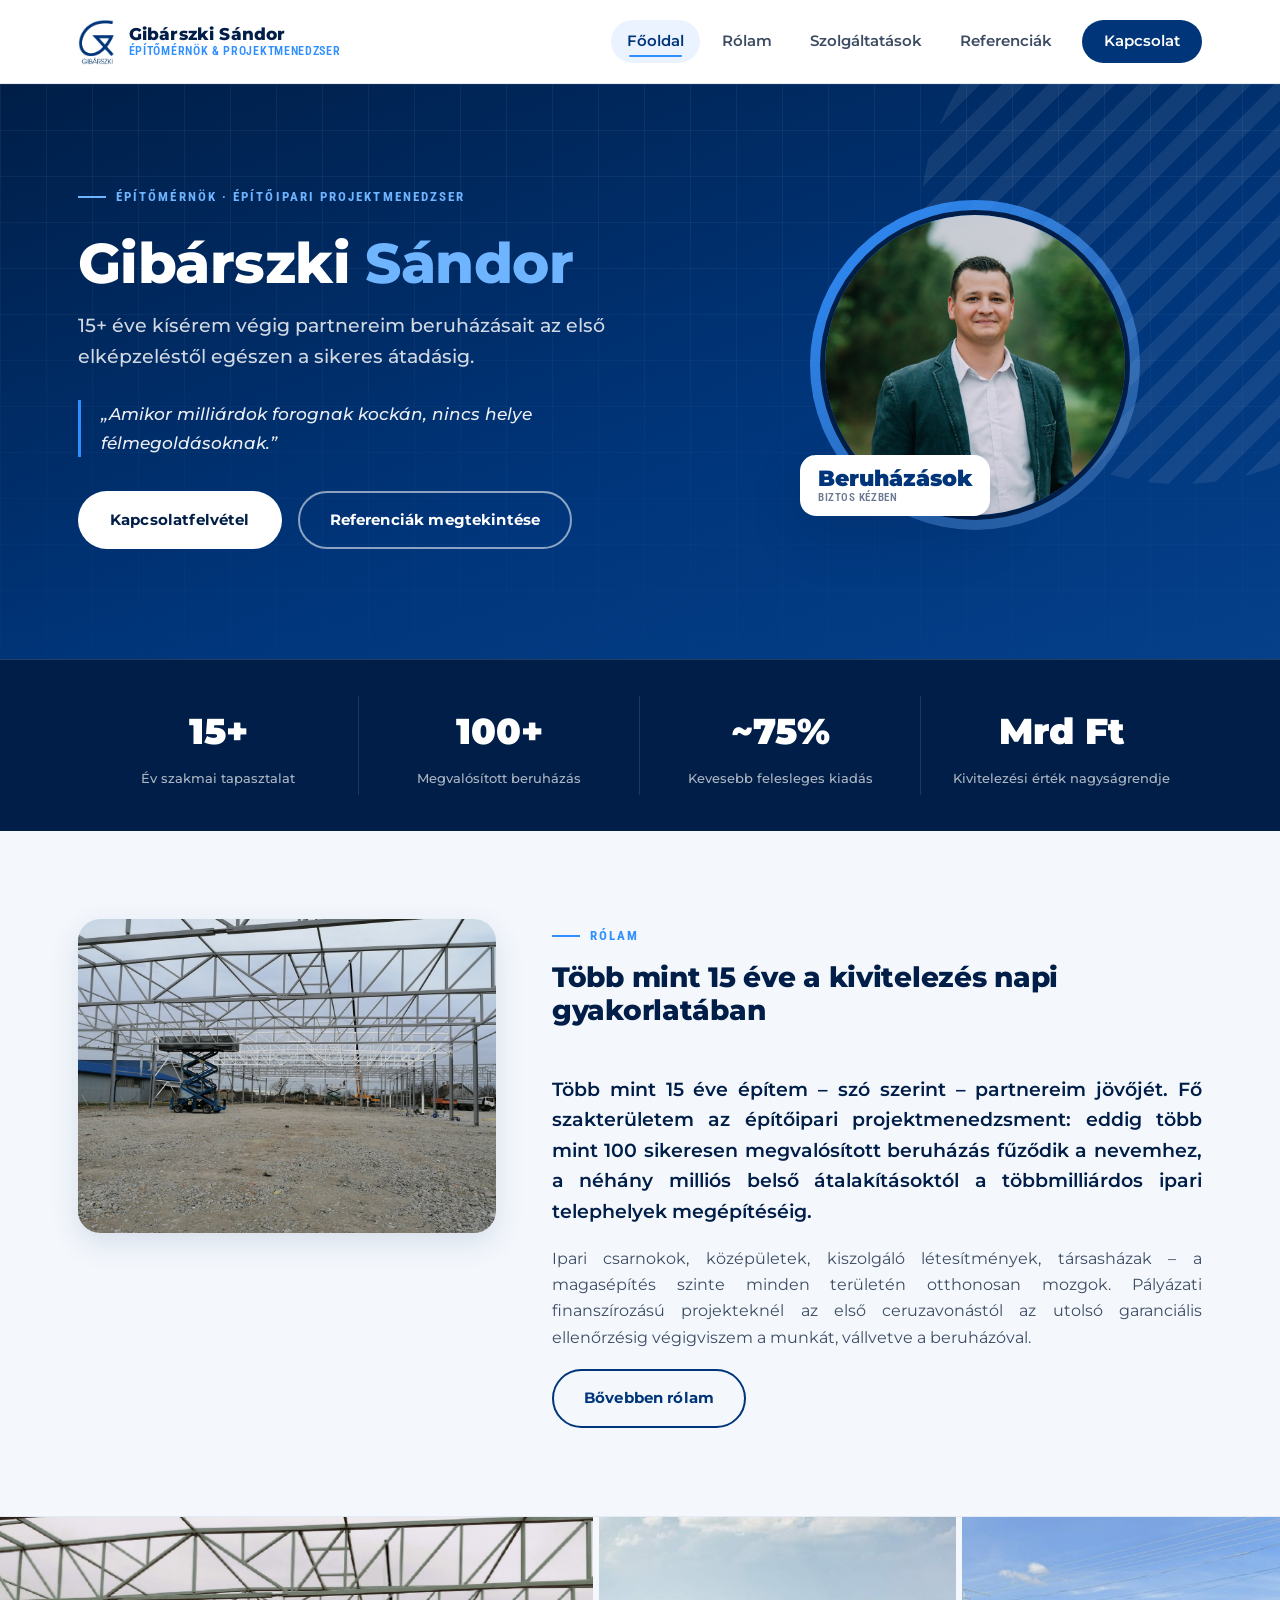
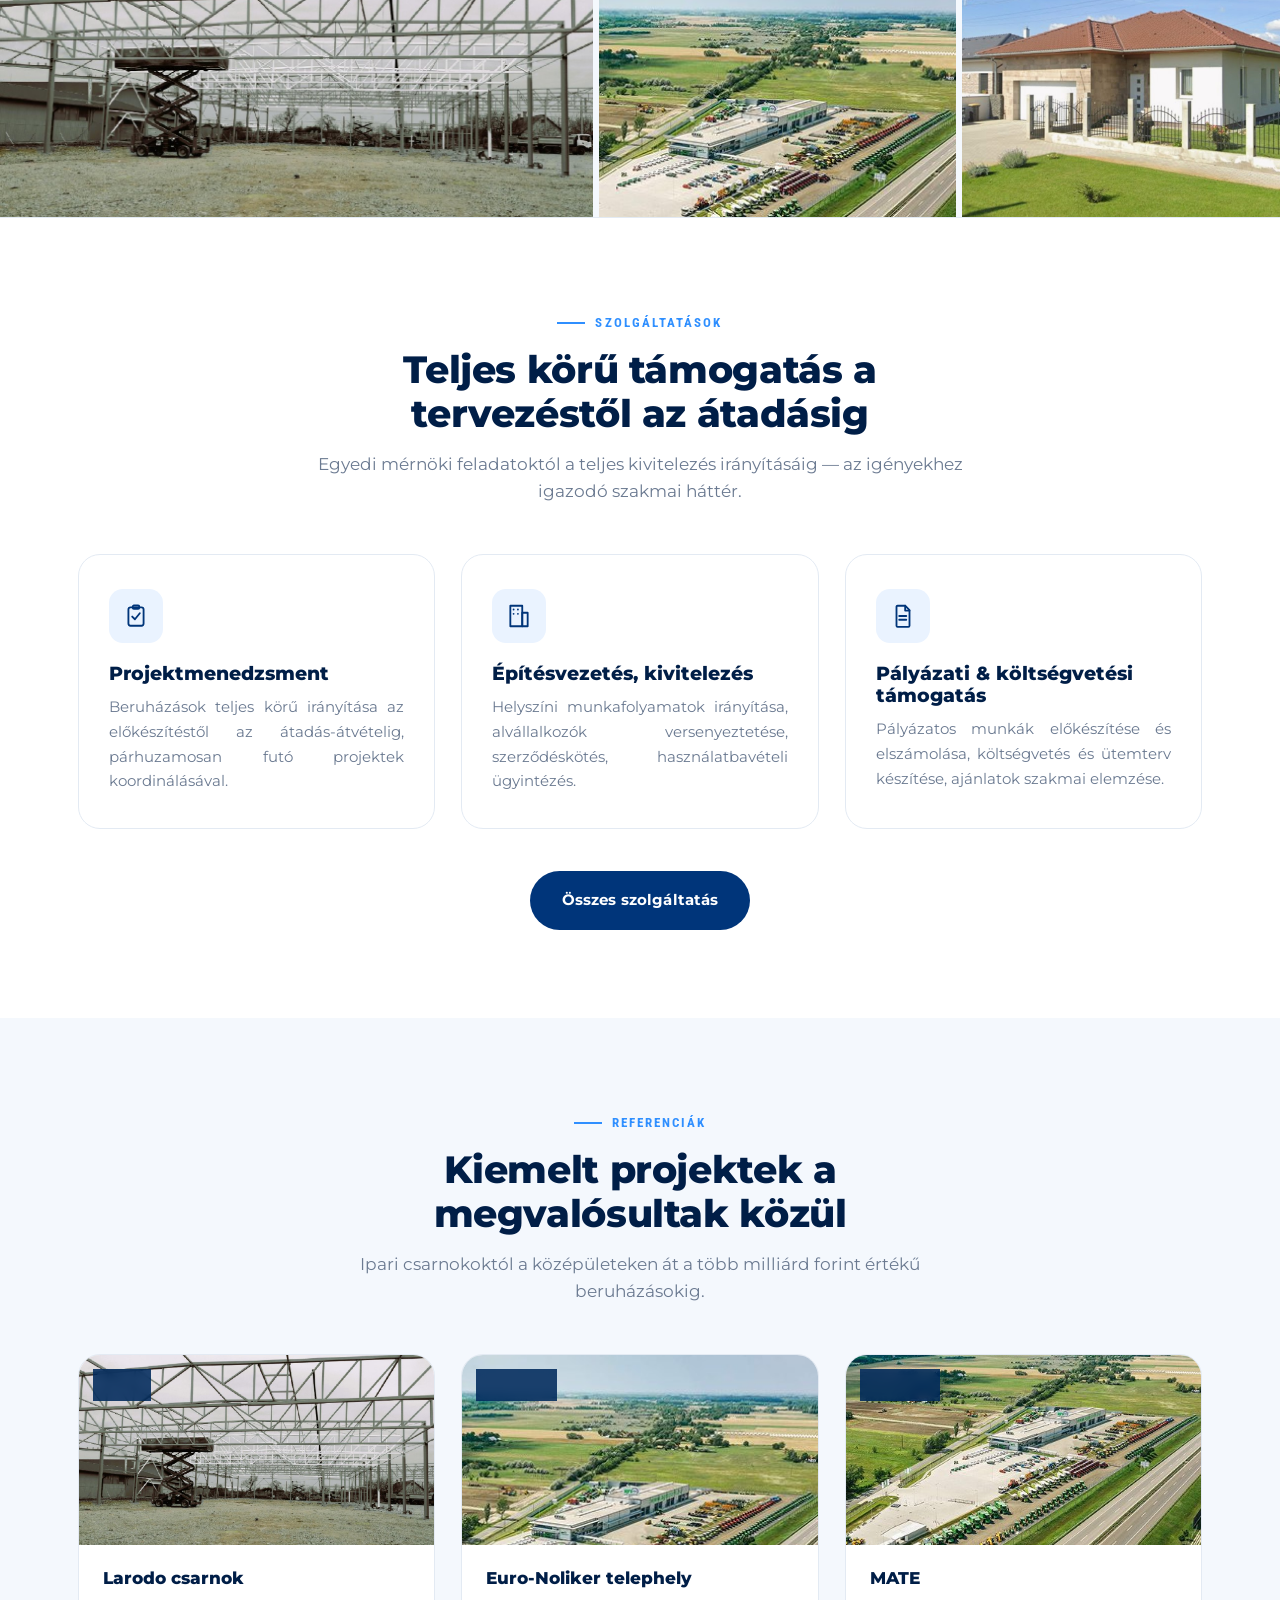
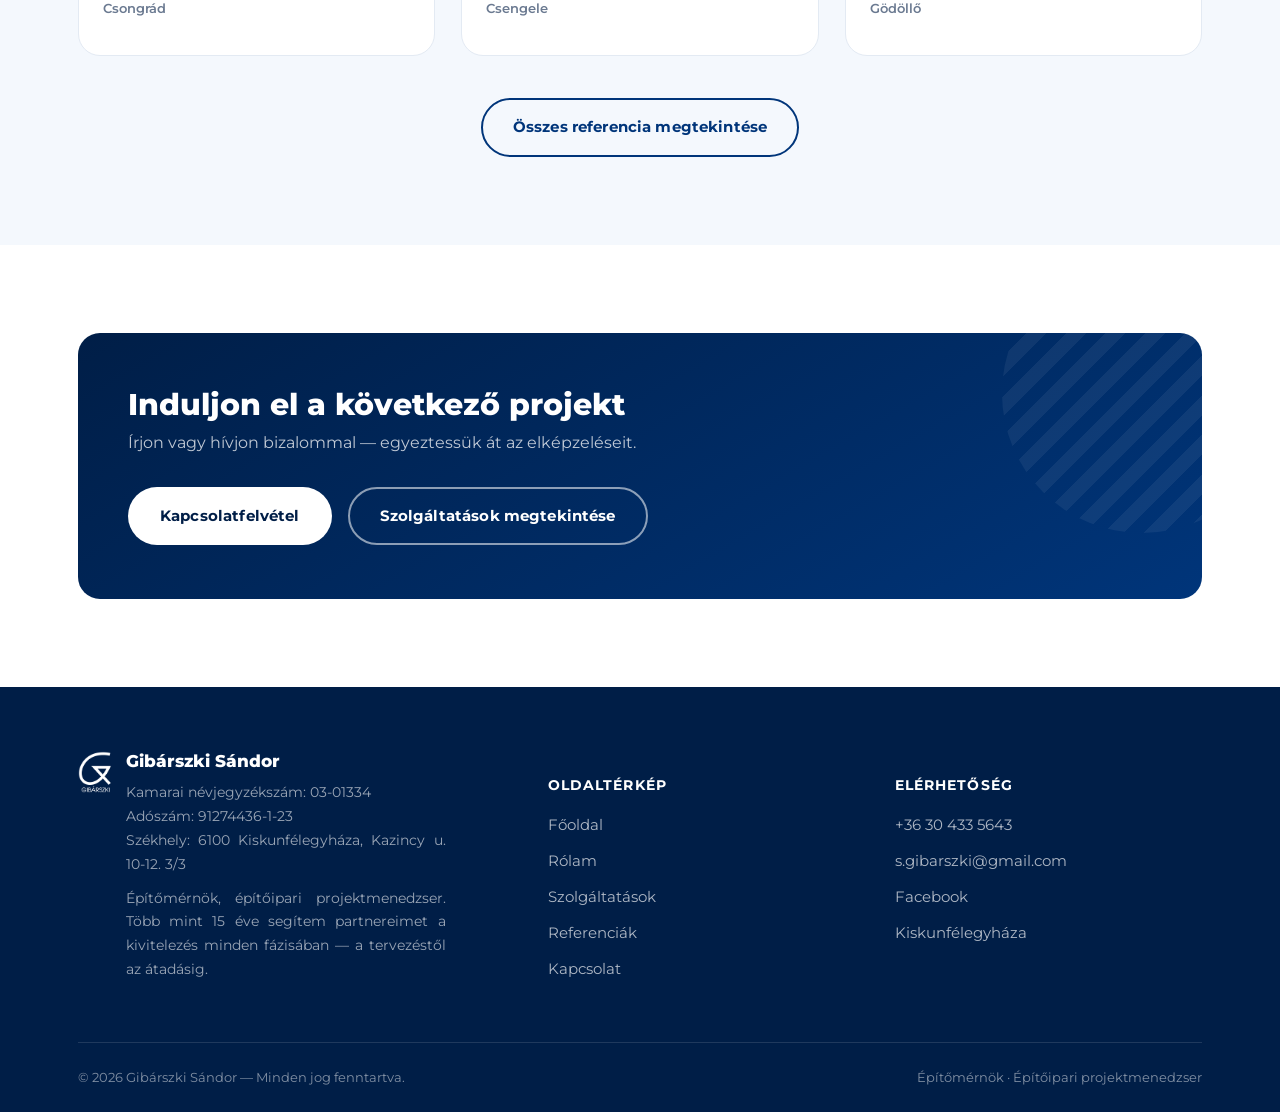
<file: index.html>
<!DOCTYPE html>
<html lang="hu">
<head>
<meta charset="UTF-8">
<meta name="viewport" content="width=device-width, initial-scale=1.0">
<title>Gibárszki Sándor | Építőmérnök, Építőipari Projektmenedzser</title>
<meta name="description" content="Gibárszki Sándor építőmérnök, építőipari projektmenedzser. 15+ év tapasztalat, 100+ megvalósított beruházás — ipari csarnokok, középületek, társasházak.">
<link rel="icon" href="assets/img/favicon.ico" sizes="any">
<link rel="icon" href="assets/img/favicon-32.png" type="image/png" sizes="32x32">
<link rel="icon" href="assets/img/favicon-16.png" type="image/png" sizes="16x16">
<link rel="apple-touch-icon" href="assets/img/apple-touch-icon.png">
<meta property="og:type" content="website">
<meta property="og:locale" content="hu_HU">
<meta property="og:site_name" content="Gibárszki Sándor">
<meta property="og:title" content="Gibárszki Sándor | Építőmérnök, Építőipari Projektmenedzser">
<meta property="og:description" content="Gibárszki Sándor építőmérnök, építőipari projektmenedzser. 15+ év tapasztalat, 100+ megvalósított beruházás — ipari csarnokok, középületek, társasházak.">
<meta property="og:image" content="assets/img/og-image.jpg">
<meta name="twitter:card" content="summary_large_image">
<meta name="twitter:title" content="Gibárszki Sándor | Építőmérnök, Építőipari Projektmenedzser">
<meta name="twitter:description" content="Gibárszki Sándor építőmérnök, építőipari projektmenedzser. 15+ év tapasztalat, 100+ megvalósított beruházás — ipari csarnokok, középületek, társasházak.">
<meta name="twitter:image" content="assets/img/og-image.jpg">
<link rel="stylesheet" href="style.css">
</head>
<body>

<nav class="site-nav">
  <div class="container">
    <a href="index.html" class="brand">
      <img src="assets/img/logo_navy.png" alt="Gibárszki Sándor logó">
      <span class="brand-text"><strong>Gibárszki Sándor</strong><span>Építőmérnök &amp; Projektmenedzser</span></span>
    </a>
    <input type="checkbox" id="nav-toggle" class="nav-toggle">
    <div class="nav-links">
      <a href="index.html" class="active">Főoldal</a>
      <a href="rolam.html">Rólam</a>
      <a href="szolgaltatasok.html">Szolgáltatások</a>
      <a href="referenciak.html">Referenciák</a>
      <a href="kapcsolat.html" class="nav-cta">Kapcsolat</a>
    </div>
    <label for="nav-toggle" class="nav-burger" aria-label="Menü megnyitása"><span></span></label>
  </div>
</nav>

<header class="hero">
  <div class="container">
    <div class="hero-copy">
      <span class="hero-kicker">Építőmérnök · Építőipari projektmenedzser</span>
      <h1>Gibárszki <span class="accent">Sándor</span></h1>
      <p class="role">15+ éve kísérem végig partnereim beruházásait az első elképzeléstől egészen a sikeres átadásig.</p>
      <p class="hero-quote">„Amikor milliárdok forognak kockán, nincs helye félmegoldásoknak.”</p>
      <div class="btn-row">
        <a href="kapcsolat.html" class="btn btn-primary">Kapcsolatfelvétel</a>
        <a href="referenciak.html" class="btn btn-outline">Referenciák megtekintése</a>
      </div>
    </div>
    <div class="hero-avatar-wrap">
      <div class="hero-avatar-ring">
        <img src="assets/img/avatar.jpg" alt="Gibárszki Sándor portré">
      </div>
      <div class="hero-badge">
        <strong>Beruházások</strong>
        <span>Biztos kézben</span>
      </div>
    </div>
  </div>
</header>

<div class="stat-strip">
  <div class="stat-grid">
    <div class="stat-item"><strong>15+</strong><span>Év szakmai tapasztalat</span></div>
    <div class="stat-item"><strong>100+</strong><span>Megvalósított beruházás</span></div>
    <div class="stat-item"><strong>~75%</strong><span>Kevesebb felesleges kiadás</span></div>
    <div class="stat-item"><strong>Mrd Ft</strong><span>Kivitelezési érték nagyságrendje</span></div>
  </div>
</div>

<section class="section-alt">
  <div class="container about-preview">
    <div class="about-grid">
      <div class="about-photo">
        <img src="assets/img/project_steel_2.jpg" alt="Acélszerkezetű csarnok kivitelezés közben">
      </div>
      <div class="about-copy">
        <div class="section-head">
          <span class="eyebrow">Rólam</span>
          <h2>Több mint 15 éve a kivitelezés napi gyakorlatában</h2>
        </div>
        <p>Több mint 15 éve építem – szó szerint – partnereim jövőjét. Fő szakterületem az építőipari projektmenedzsment: eddig több mint 100 sikeresen megvalósított beruházás fűződik a nevemhez, a néhány milliós belső átalakításoktól a többmilliárdos ipari telephelyek megépítéséig.</p>
        <p>Ipari csarnokok, középületek, kiszolgáló létesítmények, társasházak – a magasépítés szinte minden területén otthonosan mozgok. Pályázati finanszírozású projekteknél az első ceruzavonástól az utolsó garanciális ellenőrzésig végigviszem a munkát, vállvetve a beruházóval.</p>
        <a href="rolam.html" class="btn btn-outline-navy">Bővebben rólam</a>
      </div>
    </div>
  </div>
</section>

<section class="proof-strip">
  <div class="marquee">
    <img src="assets/img/project_steel_1.jpg" alt="Larodo csarnok kivitelezés közben, Csongrád">
    <img src="assets/img/project_aerial_2.jpg" alt="Euro-Noliker telephely légi felvétele, Csengele">
    <img src="assets/img/project_house.jpg" alt="Családi ház kivitelezés">
    <img src="assets/img/project_steel_2.jpg" alt="Acélszerkezetű csarnok építése">
    <img src="assets/img/project_aerial_1.jpg" alt="MATE kampusz légi felvétele, Gödöllő">
    <img src="assets/img/project_steel_1.jpg" alt="" aria-hidden="true">
    <img src="assets/img/project_aerial_2.jpg" alt="" aria-hidden="true">
    <img src="assets/img/project_house.jpg" alt="" aria-hidden="true">
    <img src="assets/img/project_steel_2.jpg" alt="" aria-hidden="true">
    <img src="assets/img/project_aerial_1.jpg" alt="" aria-hidden="true">
  </div>
</section>

<section>
  <div class="container">
    <div class="section-head center">
      <span class="eyebrow">Szolgáltatások</span>
      <h2>Teljes körű támogatás a tervezéstől az átadásig</h2>
      <p>Egyedi mérnöki feladatoktól a teljes kivitelezés irányításáig — az igényekhez igazodó szakmai háttér.</p>
    </div>
    <div class="grid grid-3">
      <div class="card">
        <div class="card-icon">
          <svg viewBox="0 0 24 24" fill="none" stroke="currentColor" stroke-width="1.7" stroke-linecap="round" stroke-linejoin="round" width="26" height="26"><rect x="5" y="4" width="14" height="17" rx="2"/><rect x="9" y="2.3" width="6" height="3" rx="1"/><path d="M8.5 12.5 11 15l4.5-5.5"/></svg>
        </div>
        <h3>Projektmenedzsment</h3>
        <p>Beruházások teljes körű irányítása az előkészítéstől az átadás-átvételig, párhuzamosan futó projektek koordinálásával.</p>
      </div>
      <div class="card">
        <div class="card-icon">
          <svg viewBox="0 0 24 24" fill="none" stroke="currentColor" stroke-width="1.7" stroke-linecap="round" stroke-linejoin="round" width="26" height="26"><rect x="4" y="2.5" width="11" height="19"/><rect x="15" y="9" width="5" height="12.5"/><line x1="7" y1="6" x2="7" y2="6.01"/><line x1="11" y1="6" x2="11" y2="6.01"/><line x1="7" y1="10" x2="7" y2="10.01"/><line x1="11" y1="10" x2="11" y2="10.01"/></svg>
        </div>
        <h3>Építésvezetés, kivitelezés</h3>
        <p>Helyszíni munkafolyamatok irányítása, alvállalkozók versenyeztetése, szerződéskötés, használatbavételi ügyintézés.</p>
      </div>
      <div class="card">
        <div class="card-icon">
          <svg viewBox="0 0 24 24" fill="none" stroke="currentColor" stroke-width="1.7" stroke-linecap="round" stroke-linejoin="round" width="26" height="26"><path d="M7 2.5h7l4 4V21a1 1 0 0 1-1 1H7a1 1 0 0 1-1-1V3.5a1 1 0 0 1 1-1Z"/><path d="M14 2.5V7h4"/><line x1="8.5" y1="12" x2="15" y2="12"/><line x1="8.5" y1="15.5" x2="15" y2="15.5"/></svg>
        </div>
        <h3>Pályázati &amp; költségvetési támogatás</h3>
        <p>Pályázatos munkák előkészítése és elszámolása, költségvetés és ütemterv készítése, ajánlatok szakmai elemzése.</p>
      </div>
    </div>
    <div style="text-align:center; margin-top:42px;">
      <a href="szolgaltatasok.html" class="btn btn-solid">Összes szolgáltatás</a>
    </div>
  </div>
</section>

<section class="section-alt">
  <div class="container">
    <div class="section-head center">
      <span class="eyebrow">Referenciák</span>
      <h2>Kiemelt projektek a megvalósultak közül</h2>
      <p>Ipari csarnokoktól a középületeken át a több milliárd forint értékű beruházásokig.</p>
    </div>
    <div class="grid grid-3">
      <div class="ref-card">
        <div class="ref-photo">
          <span class="ref-tag">2018</span>
          <img src="assets/img/project_steel_1.jpg" alt="Larodo csarnok, Csongrád">
        </div>
        <div class="ref-body">
          <h3>Larodo csarnok</h3>
          <div class="ref-loc">Csongrád</div>
        </div>
      </div>
      <div class="ref-card">
        <div class="ref-photo">
          <span class="ref-tag">2018–19</span>
          <img src="assets/img/project_aerial_2.jpg" alt="Euro-Noliker telephely, Csengele">
        </div>
        <div class="ref-body">
          <h3>Euro-Noliker telephely</h3>
          <div class="ref-loc">Csengele</div>
        </div>
      </div>
      <div class="ref-card">
        <div class="ref-photo">
          <span class="ref-tag">2022–23</span>
          <img src="assets/img/project_aerial_1.jpg" alt="MATE kampusz, Gödöllő">
        </div>
        <div class="ref-body">
          <h3>MATE</h3>
          <div class="ref-loc">Gödöllő</div>
        </div>
      </div>
    </div>
    <div style="text-align:center; margin-top:42px;">
      <a href="referenciak.html" class="btn btn-outline-navy">Összes referencia megtekintése</a>
    </div>
  </div>
</section>

<section>
  <div class="container">
    <div class="cta-band">
      <div>
        <h2>Induljon el a következő projekt</h2>
        <p>Írjon vagy hívjon bizalommal — egyeztessük át az elképzeléseit.</p>
      </div>
      <div class="btn-row">
        <a href="kapcsolat.html" class="btn btn-primary">Kapcsolatfelvétel</a>
        <a href="szolgaltatasok.html" class="btn btn-outline">Szolgáltatások megtekintése</a>
      </div>
    </div>
  </div>
</section>

<footer class="site-footer">
  <div class="container">
    <div class="footer-grid">
      <div class="footer-brand">
        <img src="assets/img/logo_white.png" alt="Gibárszki Sándor logó">
        <div>
          <h4>Gibárszki Sándor</h4>
          <p class="footer-legal">Kamarai névjegyzékszám: 03-01334<br>Adószám: 91274436-1-23<br>Székhely: 6100 Kiskunfélegyháza, Kazincy u. 10-12. 3/3</p>
          <p>Építőmérnök, építőipari projektmenedzser. Több mint 15 éve segítem partnereimet a kivitelezés minden fázisában — a tervezéstől az átadásig.</p>
        </div>
      </div>
      <div class="footer-col">
        <h5>Oldaltérkép</h5>
        <a href="index.html">Főoldal</a>
        <a href="rolam.html">Rólam</a>
        <a href="szolgaltatasok.html">Szolgáltatások</a>
        <a href="referenciak.html">Referenciák</a>
        <a href="kapcsolat.html">Kapcsolat</a>
      </div>
      <div class="footer-col">
        <h5>Elérhetőség</h5>
        <a href="tel:+36304335643">+36 30 433 5643</a>
        <a href="mailto:s.gibarszki@gmail.com">s.gibarszki@gmail.com</a>
        <a href="https://www.facebook.com/sandor.gibarszki" target="_blank" rel="noopener">Facebook</a>
        <a href="kapcsolat.html">Kiskunfélegyháza</a>
      </div>
    </div>
    <div class="footer-bottom">
      <span>© 2026 Gibárszki Sándor — Minden jog fenntartva.</span>
      <span>Építőmérnök · Építőipari projektmenedzser</span>
    </div>
  </div>
</footer>

</body>
</html>
</file>
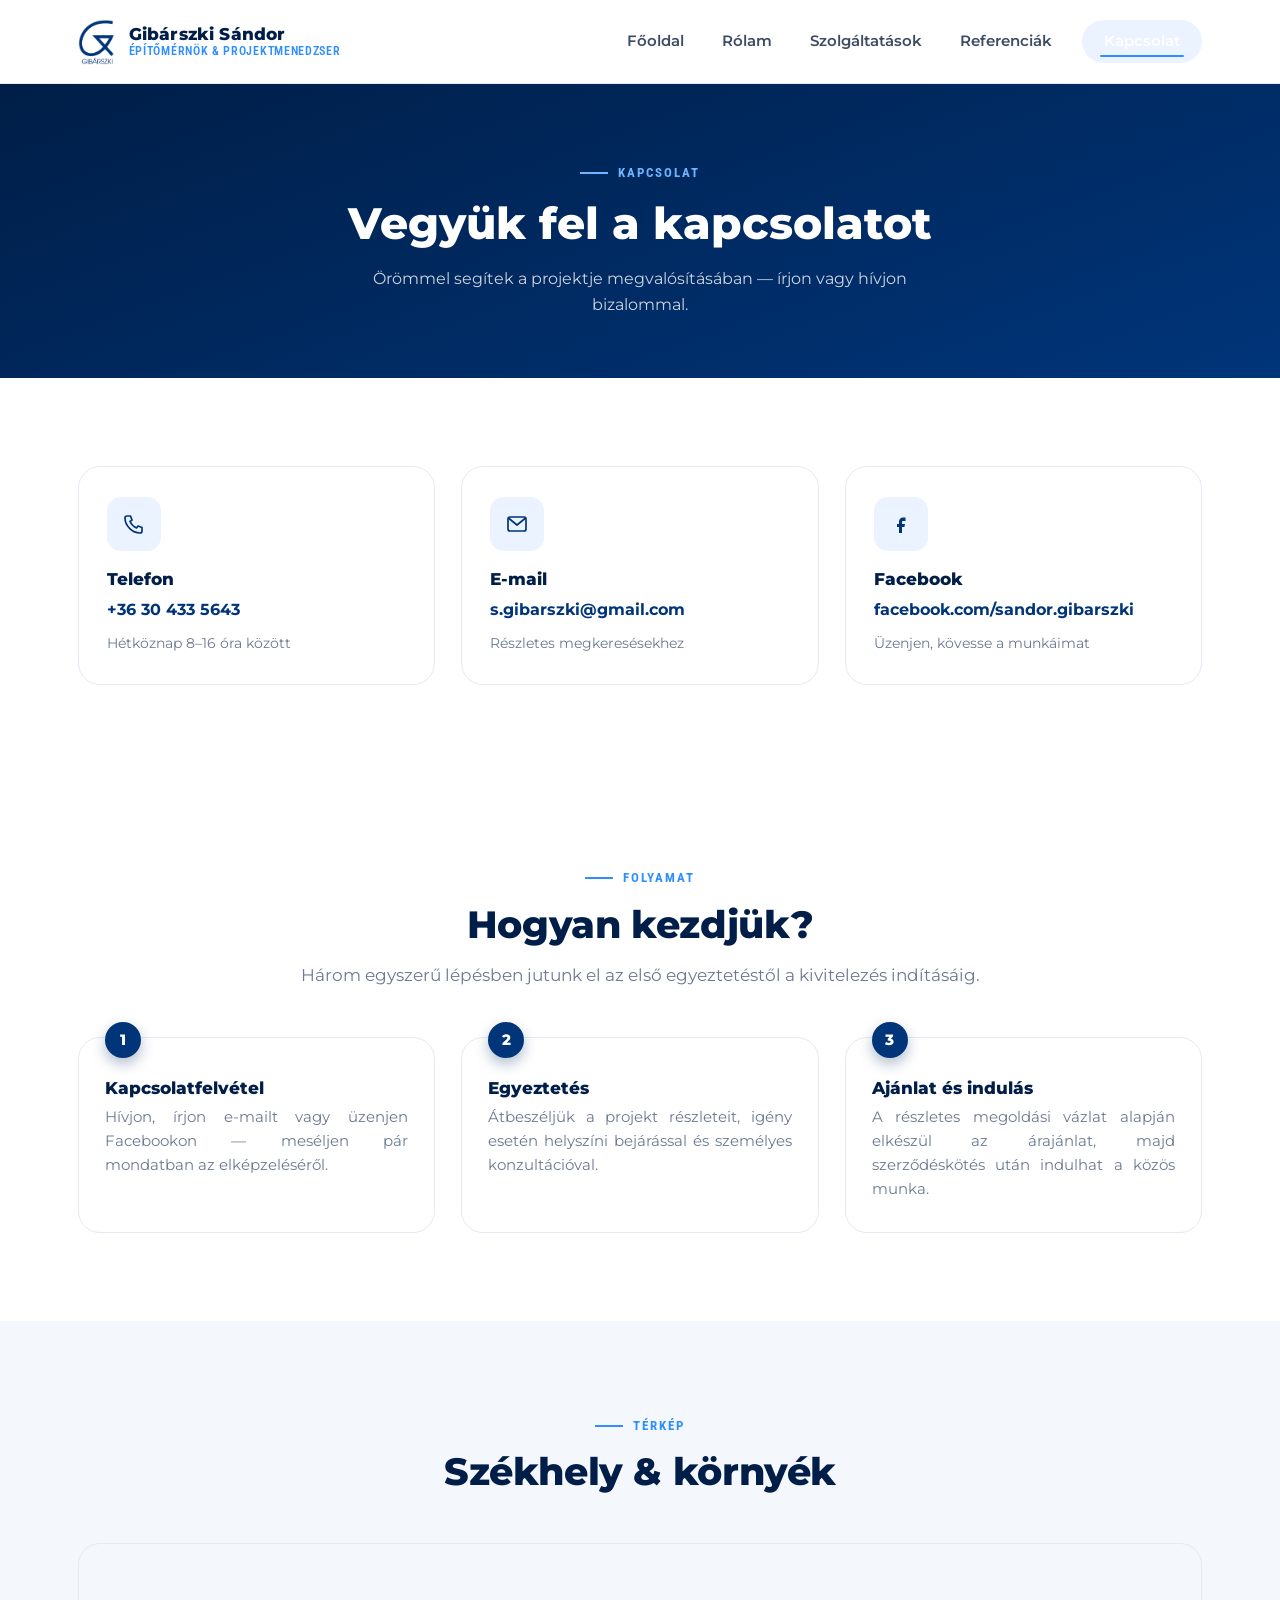
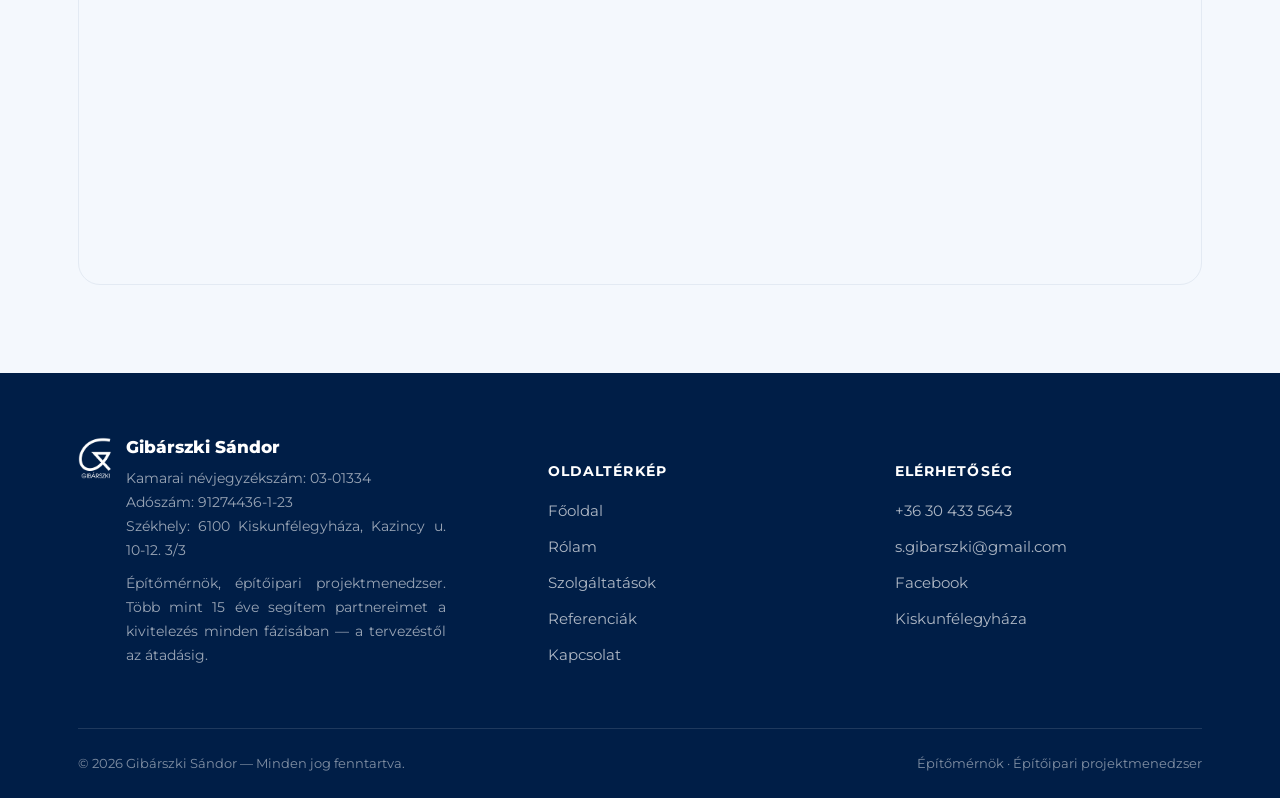
<file: kapcsolat.html>
<!DOCTYPE html>
<html lang="hu">
<head>
<meta charset="UTF-8">
<meta name="viewport" content="width=device-width, initial-scale=1.0">
<title>Kapcsolat | Gibárszki Sándor</title>
<meta name="description" content="Vegye fel a kapcsolatot Gibárszki Sándor építőmérnökkel, építőipari projektmenedzserrel — telefon, e-mail, Facebook.">
<link rel="icon" href="assets/img/favicon.ico" sizes="any">
<link rel="icon" href="assets/img/favicon-32.png" type="image/png" sizes="32x32">
<link rel="icon" href="assets/img/favicon-16.png" type="image/png" sizes="16x16">
<link rel="apple-touch-icon" href="assets/img/apple-touch-icon.png">
<meta property="og:type" content="website">
<meta property="og:locale" content="hu_HU">
<meta property="og:site_name" content="Gibárszki Sándor">
<meta property="og:title" content="Kapcsolat | Gibárszki Sándor">
<meta property="og:description" content="Vegye fel a kapcsolatot Gibárszki Sándor építőmérnökkel, építőipari projektmenedzserrel — telefon, e-mail, Facebook.">
<meta property="og:image" content="assets/img/og-image.jpg">
<meta name="twitter:card" content="summary_large_image">
<meta name="twitter:title" content="Kapcsolat | Gibárszki Sándor">
<meta name="twitter:description" content="Vegye fel a kapcsolatot Gibárszki Sándor építőmérnökkel, építőipari projektmenedzserrel — telefon, e-mail, Facebook.">
<meta name="twitter:image" content="assets/img/og-image.jpg">
<link rel="stylesheet" href="style.css">
</head>
<body>

<nav class="site-nav">
  <div class="container">
    <a href="index.html" class="brand">
      <img src="assets/img/logo_navy.png" alt="Gibárszki Sándor logó">
      <span class="brand-text"><strong>Gibárszki Sándor</strong><span>Építőmérnök &amp; Projektmenedzser</span></span>
    </a>
    <input type="checkbox" id="nav-toggle" class="nav-toggle">
    <div class="nav-links">
      <a href="index.html">Főoldal</a>
      <a href="rolam.html">Rólam</a>
      <a href="szolgaltatasok.html">Szolgáltatások</a>
      <a href="referenciak.html">Referenciák</a>
      <a href="kapcsolat.html" class="nav-cta active">Kapcsolat</a>
    </div>
    <label for="nav-toggle" class="nav-burger" aria-label="Menü megnyitása"><span></span></label>
  </div>
</nav>

<header class="contact-hero">
  <div class="container">
    <span class="eyebrow">Kapcsolat</span>
    <h1>Vegyük fel a kapcsolatot</h1>
    <p>Örömmel segítek a projektje megvalósításában — írjon vagy hívjon bizalommal.</p>
  </div>
</header>

<section>
  <div class="container">
    <div class="grid grid-3">

      <div class="info-box">
        <div class="card-icon">
          <svg viewBox="0 0 24 24" fill="none" stroke="currentColor" stroke-width="1.7" stroke-linecap="round" stroke-linejoin="round" width="24" height="24"><path d="M5 4h3.5l1.5 4-2 1.5a13 13 0 0 0 6.5 6.5l1.5-2 4 1.5V19a2 2 0 0 1-2 2C10.3 21 3 13.7 3 6a2 2 0 0 1 2-2Z"/></svg>
        </div>
        <h3>Telefon</h3>
        <a class="value" href="tel:+36304335643">+36 30 433 5643</a>
        <p class="hint">Hétköznap 8–16 óra között</p>
      </div>

      <div class="info-box">
        <div class="card-icon">
          <svg viewBox="0 0 24 24" fill="none" stroke="currentColor" stroke-width="1.7" stroke-linecap="round" stroke-linejoin="round" width="24" height="24"><rect x="3" y="5" width="18" height="14" rx="2"/><path d="m4 6.5 8 6.5 8-6.5"/></svg>
        </div>
        <h3>E-mail</h3>
        <a class="value" href="mailto:s.gibarszki@gmail.com">s.gibarszki@gmail.com</a>
        <p class="hint">Részletes megkeresésekhez</p>
      </div>

      <div class="info-box">
        <div class="card-icon">
          <svg viewBox="0 0 24 24" fill="currentColor" width="24" height="24"><path d="M14 9h2.5V5.5H14c-2.2 0-4 1.8-4 4V12H8v3h2v6h3v-6h2.4l.6-3H13v-2c0-.6.4-1 1-1Z"/></svg>
        </div>
        <h3>Facebook</h3>
        <a class="value" href="https://www.facebook.com/sandor.gibarszki" target="_blank" rel="noopener">facebook.com/sandor.gibarszki</a>
        <p class="hint">Üzenjen, kövesse a munkáimat</p>
      </div>

    </div>
  </div>
</section>

<section>
  <div class="container">
    <div class="section-head center">
      <span class="eyebrow">Folyamat</span>
      <h2>Hogyan kezdjük?</h2>
      <p>Három egyszerű lépésben jutunk el az első egyeztetéstől a kivitelezés indításáig.</p>
    </div>
    <div class="steps">
      <div class="step">
        <h3>Kapcsolatfelvétel</h3>
        <p>Hívjon, írjon e-mailt vagy üzenjen Facebookon — meséljen pár mondatban az elképzeléséről.</p>
      </div>
      <div class="step">
        <h3>Egyeztetés</h3>
        <p>Átbeszéljük a projekt részleteit, igény esetén helyszíni bejárással és személyes konzultációval.</p>
      </div>
      <div class="step">
        <h3>Ajánlat és indulás</h3>
        <p>A részletes megoldási vázlat alapján elkészül az árajánlat, majd szerződéskötés után indulhat a közös munka.</p>
      </div>
    </div>
  </div>
</section>

<section class="section-alt">
  <div class="container">
    <div class="section-head center">
      <span class="eyebrow">Térkép</span>
      <h2>Székhely &amp; környék</h2>
    </div>
    <div class="map-box">
      <iframe src="https://maps.google.com/maps?q=Kiskunf%C3%A9legyh%C3%A1za&t=&z=11&ie=UTF8&iwloc=&output=embed" loading="lazy" referrerpolicy="no-referrer-when-downgrade" title="Kiskunfélegyháza térkép"></iframe>
    </div>
  </div>
</section>

<footer class="site-footer">
  <div class="container">
    <div class="footer-grid">
      <div class="footer-brand">
        <img src="assets/img/logo_white.png" alt="Gibárszki Sándor logó">
        <div>
          <h4>Gibárszki Sándor</h4>
          <p class="footer-legal">Kamarai névjegyzékszám: 03-01334<br>Adószám: 91274436-1-23<br>Székhely: 6100 Kiskunfélegyháza, Kazincy u. 10-12. 3/3</p>
          <p>Építőmérnök, építőipari projektmenedzser. Több mint 15 éve segítem partnereimet a kivitelezés minden fázisában — a tervezéstől az átadásig.</p>
        </div>
      </div>
      <div class="footer-col">
        <h5>Oldaltérkép</h5>
        <a href="index.html">Főoldal</a>
        <a href="rolam.html">Rólam</a>
        <a href="szolgaltatasok.html">Szolgáltatások</a>
        <a href="referenciak.html">Referenciák</a>
        <a href="kapcsolat.html">Kapcsolat</a>
      </div>
      <div class="footer-col">
        <h5>Elérhetőség</h5>
        <a href="tel:+36304335643">+36 30 433 5643</a>
        <a href="mailto:s.gibarszki@gmail.com">s.gibarszki@gmail.com</a>
        <a href="https://www.facebook.com/sandor.gibarszki" target="_blank" rel="noopener">Facebook</a>
        <a href="kapcsolat.html">Kiskunfélegyháza</a>
      </div>
    </div>
    <div class="footer-bottom">
      <span>© 2026 Gibárszki Sándor — Minden jog fenntartva.</span>
      <span>Építőmérnök · Építőipari projektmenedzser</span>
    </div>
  </div>
</footer>

</body>
</html>
</file>
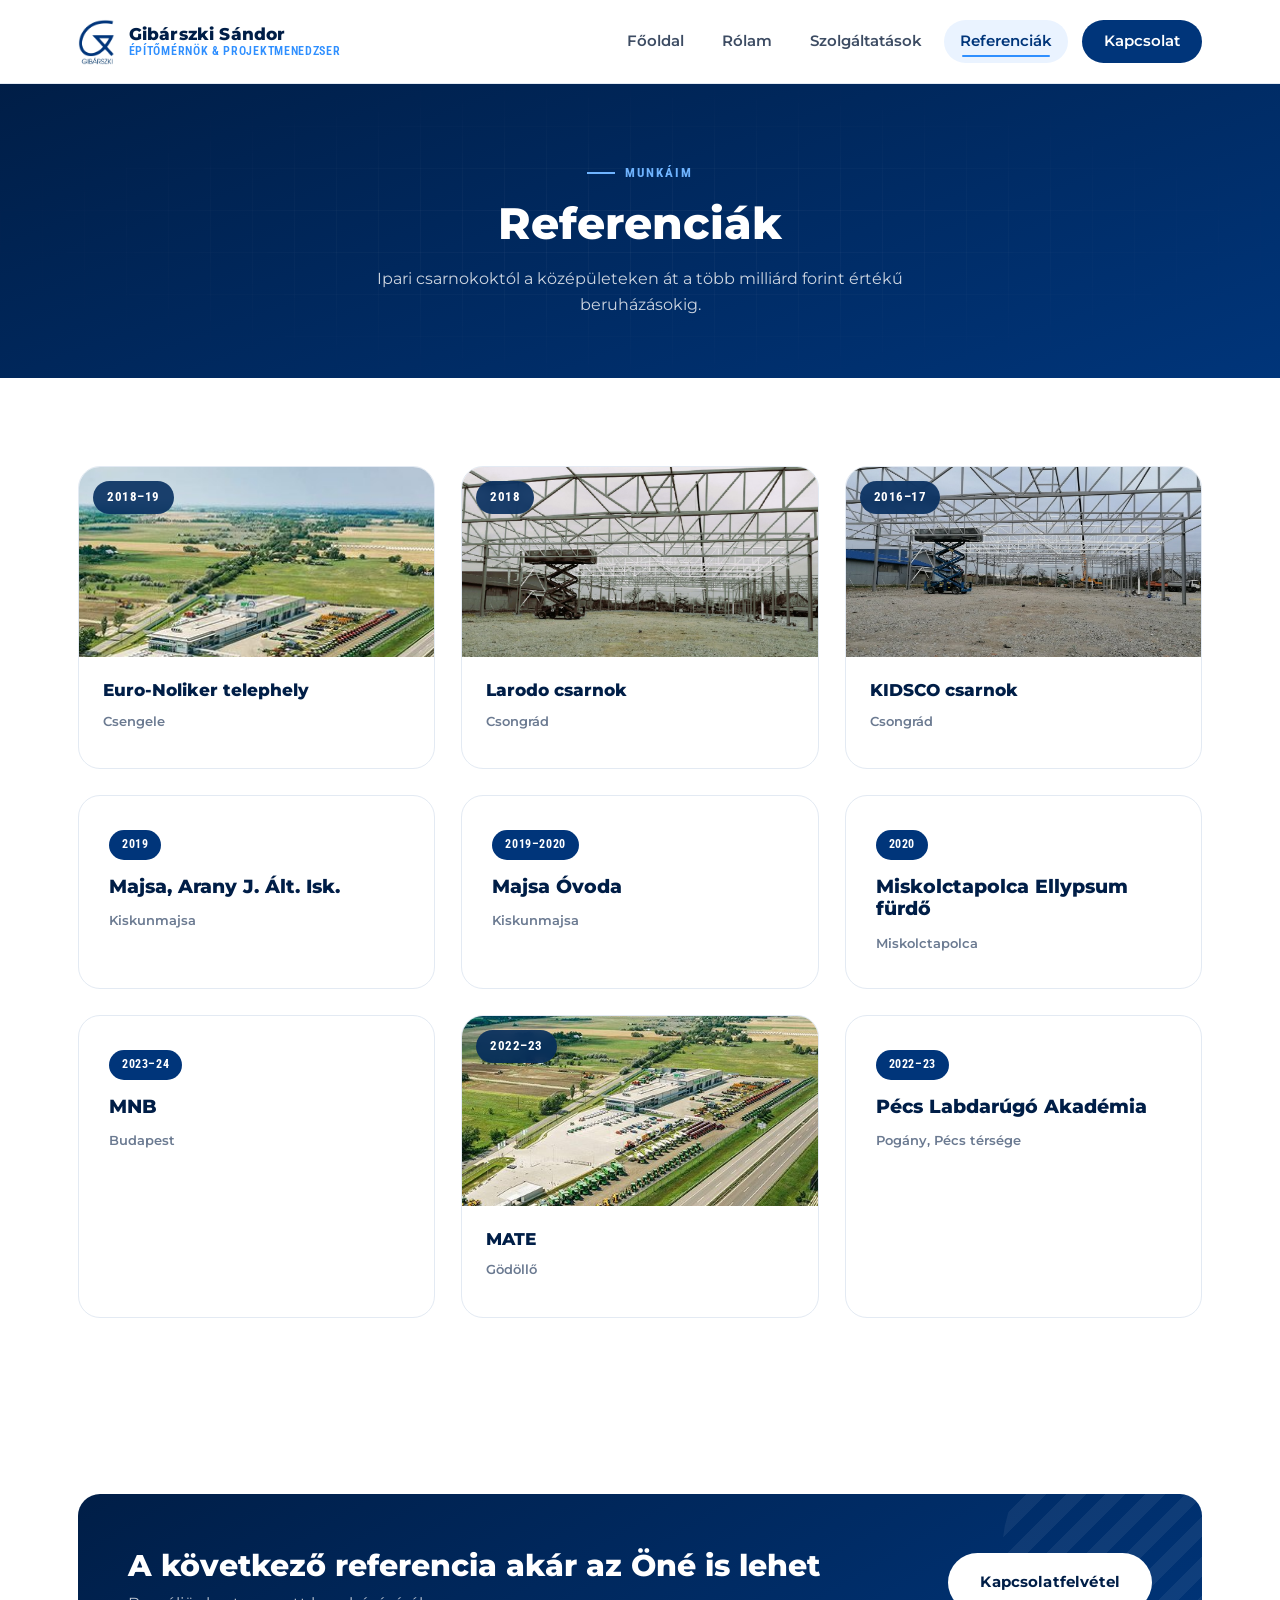
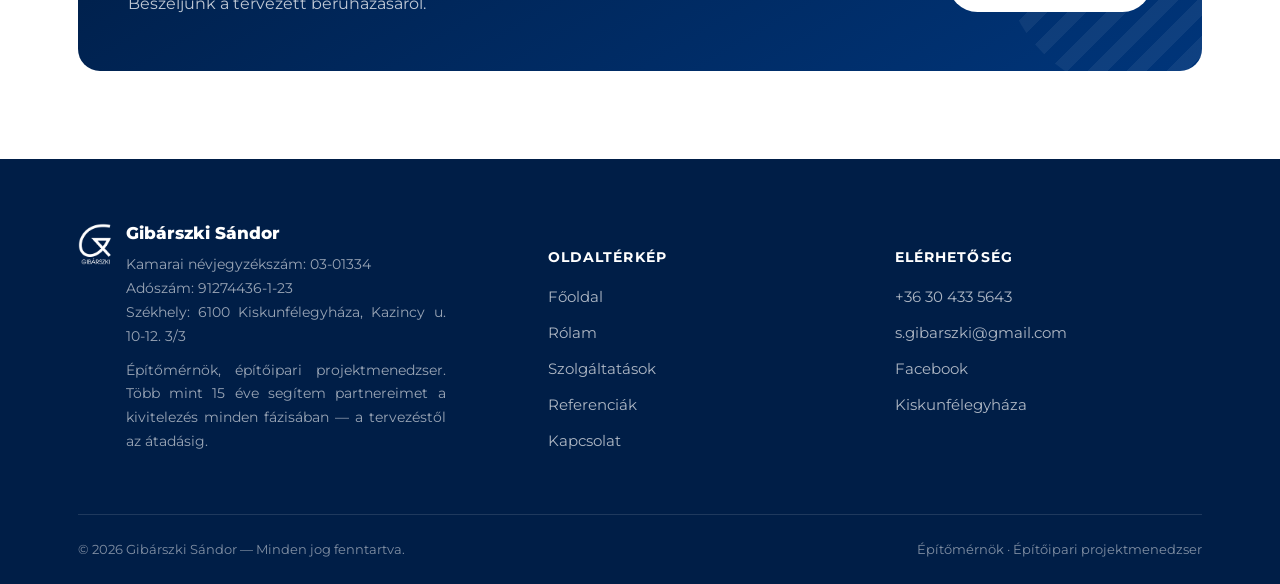
<file: referenciak.html>
<!DOCTYPE html>
<html lang="hu">
<head>
<meta charset="UTF-8">
<meta name="viewport" content="width=device-width, initial-scale=1.0">
<title>Referenciák | Gibárszki Sándor</title>
<meta name="description" content="Gibárszki Sándor kiemelt referenciái: ipari csarnokok, telephelyek, iskolák, óvoda, fürdő és banki beruházás.">
<link rel="icon" href="assets/img/favicon.ico" sizes="any">
<link rel="icon" href="assets/img/favicon-32.png" type="image/png" sizes="32x32">
<link rel="icon" href="assets/img/favicon-16.png" type="image/png" sizes="16x16">
<link rel="apple-touch-icon" href="assets/img/apple-touch-icon.png">
<meta property="og:type" content="website">
<meta property="og:locale" content="hu_HU">
<meta property="og:site_name" content="Gibárszki Sándor">
<meta property="og:title" content="Referenciák | Gibárszki Sándor">
<meta property="og:description" content="Gibárszki Sándor kiemelt referenciái: ipari csarnokok, telephelyek, iskolák, óvoda, fürdő és banki beruházás.">
<meta property="og:image" content="assets/img/og-image.jpg">
<meta name="twitter:card" content="summary_large_image">
<meta name="twitter:title" content="Referenciák | Gibárszki Sándor">
<meta name="twitter:description" content="Gibárszki Sándor kiemelt referenciái: ipari csarnokok, telephelyek, iskolák, óvoda, fürdő és banki beruházás.">
<meta name="twitter:image" content="assets/img/og-image.jpg">
<link rel="stylesheet" href="style.css">
</head>
<body>

<nav class="site-nav">
  <div class="container">
    <a href="index.html" class="brand">
      <img src="assets/img/logo_navy.png" alt="Gibárszki Sándor logó">
      <span class="brand-text"><strong>Gibárszki Sándor</strong><span>Építőmérnök &amp; Projektmenedzser</span></span>
    </a>
    <input type="checkbox" id="nav-toggle" class="nav-toggle">
    <div class="nav-links">
      <a href="index.html">Főoldal</a>
      <a href="rolam.html">Rólam</a>
      <a href="szolgaltatasok.html">Szolgáltatások</a>
      <a href="referenciak.html" class="active">Referenciák</a>
      <a href="kapcsolat.html" class="nav-cta">Kapcsolat</a>
    </div>
    <label for="nav-toggle" class="nav-burger" aria-label="Menü megnyitása"><span></span></label>
  </div>
</nav>

<header class="page-hero">
  <div class="container">
    <span class="eyebrow">Munkáim</span>
    <h1>Referenciák</h1>
    <p>Ipari csarnokoktól a középületeken át a több milliárd forint értékű beruházásokig.</p>
  </div>
</header>

<section class="ref-list-section">
  <div class="container">
    <div class="grid grid-3">

      <div class="ref-card">
        <div class="ref-photo">
          <span class="ref-tag">2018–19</span>
          <img src="assets/img/project_aerial_2.jpg" alt="Euro-Noliker telephely, Csengele">
        </div>
        <div class="ref-body">
          <h3>Euro-Noliker telephely</h3>
          <div class="ref-loc">Csengele</div>
        </div>
      </div>

      <div class="ref-card">
        <div class="ref-photo">
          <span class="ref-tag">2018</span>
          <img src="assets/img/project_steel_1.jpg" alt="Larodo csarnok, Csongrád">
        </div>
        <div class="ref-body">
          <h3>Larodo csarnok</h3>
          <div class="ref-loc">Csongrád</div>
        </div>
      </div>

      <div class="ref-card">
        <div class="ref-photo">
          <span class="ref-tag">2016–17</span>
          <img src="assets/img/project_steel_2.jpg" alt="KIDSCO csarnok, Csongrád">
        </div>
        <div class="ref-body">
          <h3>KIDSCO csarnok</h3>
          <div class="ref-loc">Csongrád</div>
        </div>
      </div>

      <div class="card ref-text-card">
        <span class="year-pill">2019</span>
        <h3>Majsa, Arany J. Ált. Isk.</h3>
        <div class="ref-loc" style="margin-top:12px;">Kiskunmajsa</div>
      </div>

      <div class="card ref-text-card">
        <span class="year-pill">2019–2020</span>
        <h3>Majsa Óvoda</h3>
        <div class="ref-loc" style="margin-top:12px;">Kiskunmajsa</div>
      </div>

      <div class="card ref-text-card">
        <span class="year-pill">2020</span>
        <h3>Miskolctapolca Ellypsum fürdő</h3>
        <div class="ref-loc" style="margin-top:12px;">Miskolctapolca</div>
      </div>

      <div class="card ref-text-card">
        <span class="year-pill">2023–24</span>
        <h3>MNB</h3>
        <div class="ref-loc" style="margin-top:12px;">Budapest</div>
      </div>

      <div class="ref-card">
        <div class="ref-photo">
          <span class="ref-tag">2022–23</span>
          <img src="assets/img/project_aerial_1.jpg" alt="MATE kampusz, Gödöllő">
        </div>
        <div class="ref-body">
          <h3>MATE</h3>
          <div class="ref-loc">Gödöllő</div>
        </div>
      </div>

      <div class="card ref-text-card">
        <span class="year-pill">2022–23</span>
        <h3>Pécs Labdarúgó Akadémia</h3>
        <div class="ref-loc" style="margin-top:12px;">Pogány, Pécs térsége</div>
      </div>

    </div>
  </div>
</section>

<section>
  <div class="container">
    <div class="cta-band">
      <div>
        <h2>A következő referencia akár az Öné is lehet</h2>
        <p>Beszéljünk a tervezett beruházásáról.</p>
      </div>
      <div class="btn-row">
        <a href="kapcsolat.html" class="btn btn-primary">Kapcsolatfelvétel</a>
      </div>
    </div>
  </div>
</section>

<footer class="site-footer">
  <div class="container">
    <div class="footer-grid">
      <div class="footer-brand">
        <img src="assets/img/logo_white.png" alt="Gibárszki Sándor logó">
        <div>
          <h4>Gibárszki Sándor</h4>
          <p class="footer-legal">Kamarai névjegyzékszám: 03-01334<br>Adószám: 91274436-1-23<br>Székhely: 6100 Kiskunfélegyháza, Kazincy u. 10-12. 3/3</p>
          <p>Építőmérnök, építőipari projektmenedzser. Több mint 15 éve segítem partnereimet a kivitelezés minden fázisában — a tervezéstől az átadásig.</p>
        </div>
      </div>
      <div class="footer-col">
        <h5>Oldaltérkép</h5>
        <a href="index.html">Főoldal</a>
        <a href="rolam.html">Rólam</a>
        <a href="szolgaltatasok.html">Szolgáltatások</a>
        <a href="referenciak.html">Referenciák</a>
        <a href="kapcsolat.html">Kapcsolat</a>
      </div>
      <div class="footer-col">
        <h5>Elérhetőség</h5>
        <a href="tel:+36304335643">+36 30 433 5643</a>
        <a href="mailto:s.gibarszki@gmail.com">s.gibarszki@gmail.com</a>
        <a href="https://www.facebook.com/sandor.gibarszki" target="_blank" rel="noopener">Facebook</a>
        <a href="kapcsolat.html">Kiskunfélegyháza</a>
      </div>
    </div>
    <div class="footer-bottom">
      <span>© 2026 Gibárszki Sándor — Minden jog fenntartva.</span>
      <span>Építőmérnök · Építőipari projektmenedzser</span>
    </div>
  </div>
</footer>

</body>
</html>
</file>
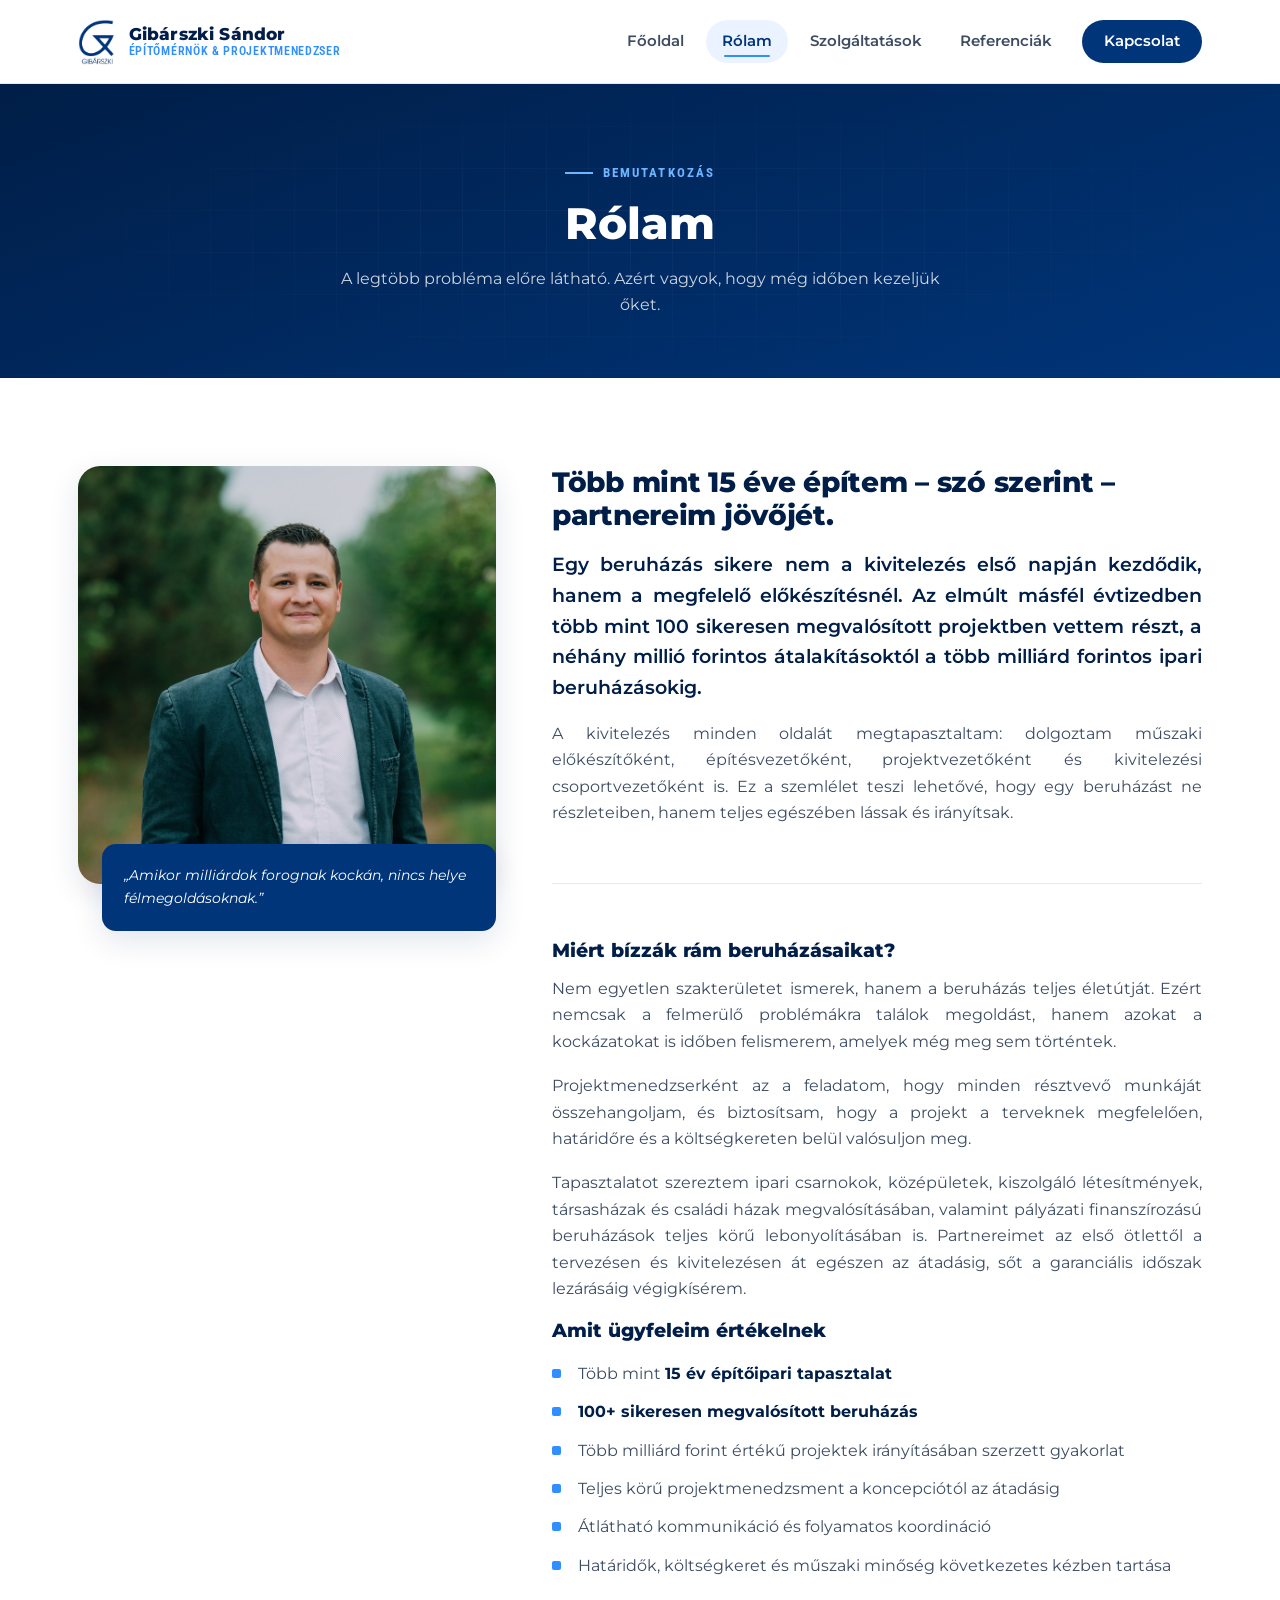
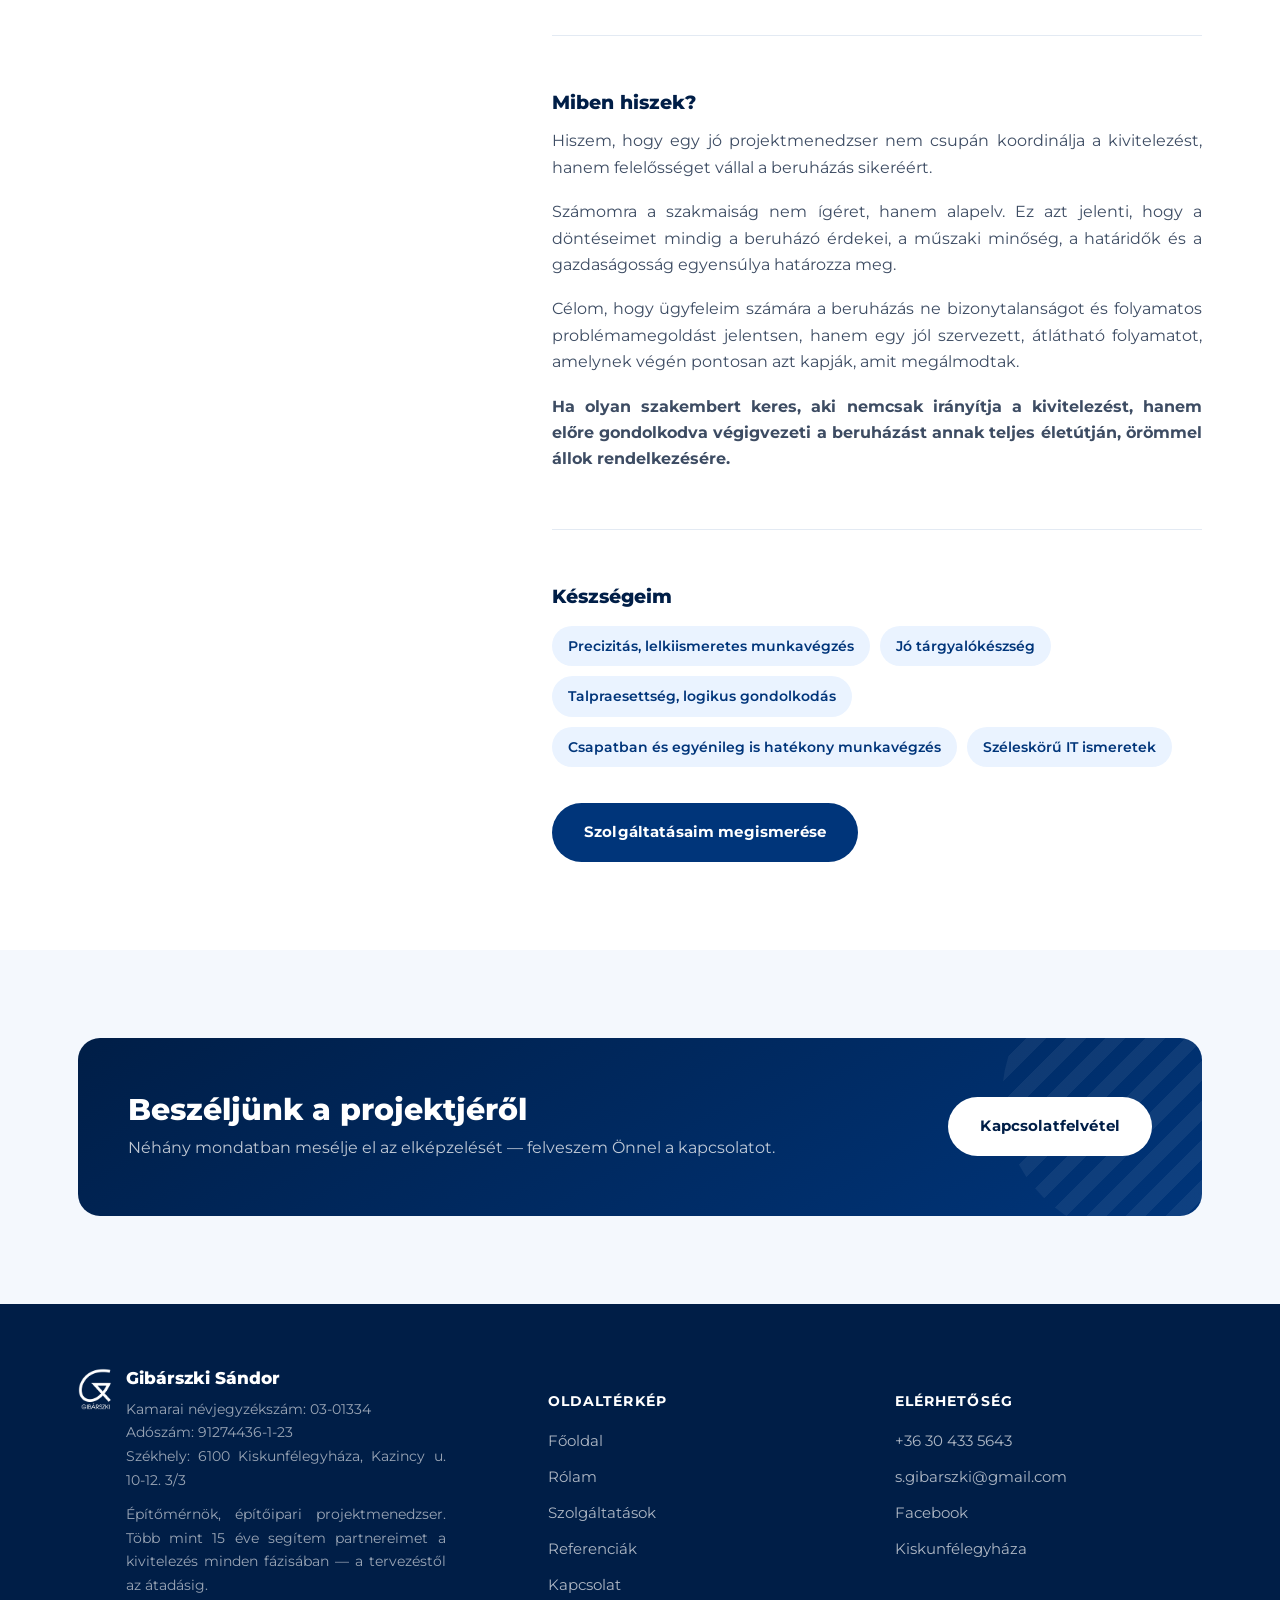
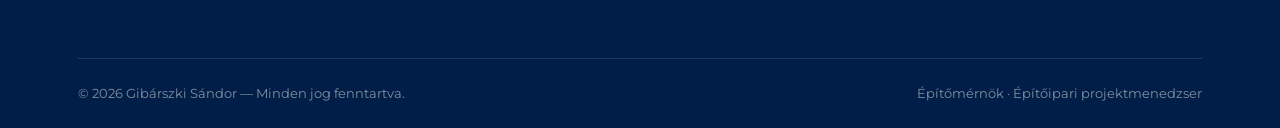
<file: rolam.html>
<!DOCTYPE html>
<html lang="hu">
<head>
<meta charset="UTF-8">
<meta name="viewport" content="width=device-width, initial-scale=1.0">
<title>Rólam | Gibárszki Sándor</title>
<meta name="description" content="Gibárszki Sándor építőmérnök, építőipari projektmenedzser bemutatkozása, szakmai háttere és készségei.">
<link rel="icon" href="assets/img/favicon.ico" sizes="any">
<link rel="icon" href="assets/img/favicon-32.png" type="image/png" sizes="32x32">
<link rel="icon" href="assets/img/favicon-16.png" type="image/png" sizes="16x16">
<link rel="apple-touch-icon" href="assets/img/apple-touch-icon.png">
<meta property="og:type" content="website">
<meta property="og:locale" content="hu_HU">
<meta property="og:site_name" content="Gibárszki Sándor">
<meta property="og:title" content="Rólam | Gibárszki Sándor">
<meta property="og:description" content="Gibárszki Sándor építőmérnök, építőipari projektmenedzser bemutatkozása, szakmai háttere és készségei.">
<meta property="og:image" content="assets/img/og-image.jpg">
<meta name="twitter:card" content="summary_large_image">
<meta name="twitter:title" content="Rólam | Gibárszki Sándor">
<meta name="twitter:description" content="Gibárszki Sándor építőmérnök, építőipari projektmenedzser bemutatkozása, szakmai háttere és készségei.">
<meta name="twitter:image" content="assets/img/og-image.jpg">
<link rel="stylesheet" href="style.css">
</head>
<body>

<nav class="site-nav">
  <div class="container">
    <a href="index.html" class="brand">
      <img src="assets/img/logo_navy.png" alt="Gibárszki Sándor logó">
      <span class="brand-text"><strong>Gibárszki Sándor</strong><span>Építőmérnök &amp; Projektmenedzser</span></span>
    </a>
    <input type="checkbox" id="nav-toggle" class="nav-toggle">
    <div class="nav-links">
      <a href="index.html">Főoldal</a>
      <a href="rolam.html" class="active">Rólam</a>
      <a href="szolgaltatasok.html">Szolgáltatások</a>
      <a href="referenciak.html">Referenciák</a>
      <a href="kapcsolat.html" class="nav-cta">Kapcsolat</a>
    </div>
    <label for="nav-toggle" class="nav-burger" aria-label="Menü megnyitása"><span></span></label>
  </div>
</nav>

<header class="page-hero">
  <div class="container">
    <span class="eyebrow">Bemutatkozás</span>
    <h1>Rólam</h1>
    <p>A legtöbb probléma előre látható. Azért vagyok, hogy még időben kezeljük őket.</p>
  </div>
</header>

<section>
  <div class="container">
    <div class="about-grid">
      <div class="about-photo">
        <img src="assets/img/avatar.jpg" alt="Gibárszki Sándor portré">
        <div class="quote-card">„Amikor milliárdok forognak kockán, nincs helye félmegoldásoknak.”</div>
      </div>
      <div class="about-copy">
        <h2>Több mint 15 éve építem – szó szerint – partnereim jövőjét.</h2>

        <p>Egy beruházás sikere nem a kivitelezés első napján kezdődik, hanem a megfelelő előkészítésnél. Az elmúlt másfél évtizedben több mint 100 sikeresen megvalósított projektben vettem részt, a néhány millió forintos átalakításoktól a több milliárd forintos ipari beruházásokig.</p>

        <p>A kivitelezés minden oldalát megtapasztaltam: dolgoztam műszaki előkészítőként, építésvezetőként, projektvezetőként és kivitelezési csoportvezetőként is. Ez a szemlélet teszi lehetővé, hogy egy beruházást ne részleteiben, hanem teljes egészében lássak és irányítsak.</p>

        <div class="divider-line"></div>

        <h3>Miért bízzák rám beruházásaikat?</h3>

        <p>Nem egyetlen szakterületet ismerek, hanem a beruházás teljes életútját. Ezért nemcsak a felmerülő problémákra találok megoldást, hanem azokat a kockázatokat is időben felismerem, amelyek még meg sem történtek.</p>

        <p>Projektmenedzserként az a feladatom, hogy minden résztvevő munkáját összehangoljam, és biztosítsam, hogy a projekt a terveknek megfelelően, határidőre és a költségkereten belül valósuljon meg.</p>

        <p>Tapasztalatot szereztem ipari csarnokok, középületek, kiszolgáló létesítmények, társasházak és családi házak megvalósításában, valamint pályázati finanszírozású beruházások teljes körű lebonyolításában is. Partnereimet az első ötlettől a tervezésen és kivitelezésen át egészen az átadásig, sőt a garanciális időszak lezárásáig végigkísérem.</p>

        <h3 style="margin-top:8px;">Amit ügyfeleim értékelnek</h3>
        <ul class="check-list">
          <li>Több mint <b>15 év építőipari tapasztalat</b></li>
          <li><b>100+ sikeresen megvalósított beruházás</b></li>
          <li>Több milliárd forint értékű projektek irányításában szerzett gyakorlat</li>
          <li>Teljes körű projektmenedzsment a koncepciótól az átadásig</li>
          <li>Átlátható kommunikáció és folyamatos koordináció</li>
          <li>Határidők, költségkeret és műszaki minőség következetes kézben tartása</li>
        </ul>

        <div class="divider-line"></div>

        <h3>Miben hiszek?</h3>

        <p>Hiszem, hogy egy jó projektmenedzser nem csupán koordinálja a kivitelezést, hanem felelősséget vállal a beruházás sikeréért.</p>

        <p>Számomra a szakmaiság nem ígéret, hanem alapelv. Ez azt jelenti, hogy a döntéseimet mindig a beruházó érdekei, a műszaki minőség, a határidők és a gazdaságosság egyensúlya határozza meg.</p>

        <p>Célom, hogy ügyfeleim számára a beruházás ne bizonytalanságot és folyamatos problémamegoldást jelentsen, hanem egy jól szervezett, átlátható folyamatot, amelynek végén pontosan azt kapják, amit megálmodtak.</p>

        <p><b>Ha olyan szakembert keres, aki nemcsak irányítja a kivitelezést, hanem előre gondolkodva végigvezeti a beruházást annak teljes életútján, örömmel állok rendelkezésére.</b></p>

        <div class="divider-line"></div>

        <h3 style="margin-bottom:16px;">Készségeim</h3>
        <div class="skill-tags">
          <span>Precizitás, lelkiismeretes munkavégzés</span>
          <span>Jó tárgyalókészség</span>
          <span>Talpraesettség, logikus gondolkodás</span>
          <span>Csapatban és egyénileg is hatékony munkavégzés</span>
          <span>Széleskörű IT ismeretek</span>
        </div>

        <div style="margin-top:36px;">
          <a href="szolgaltatasok.html" class="btn btn-solid">Szolgáltatásaim megismerése</a>
        </div>
      </div>
    </div>
  </div>
</section>

<section class="section-alt">
  <div class="container">
    <div class="cta-band">
      <div>
        <h2>Beszéljünk a projektjéről</h2>
        <p>Néhány mondatban mesélje el az elképzelését — felveszem Önnel a kapcsolatot.</p>
      </div>
      <div class="btn-row">
        <a href="kapcsolat.html" class="btn btn-primary">Kapcsolatfelvétel</a>
      </div>
    </div>
  </div>
</section>

<footer class="site-footer">
  <div class="container">
    <div class="footer-grid">
      <div class="footer-brand">
        <img src="assets/img/logo_white.png" alt="Gibárszki Sándor logó">
        <div>
          <h4>Gibárszki Sándor</h4>
          <p class="footer-legal">Kamarai névjegyzékszám: 03-01334<br>Adószám: 91274436-1-23<br>Székhely: 6100 Kiskunfélegyháza, Kazincy u. 10-12. 3/3</p>
          <p>Építőmérnök, építőipari projektmenedzser. Több mint 15 éve segítem partnereimet a kivitelezés minden fázisában — a tervezéstől az átadásig.</p>
        </div>
      </div>
      <div class="footer-col">
        <h5>Oldaltérkép</h5>
        <a href="index.html">Főoldal</a>
        <a href="rolam.html">Rólam</a>
        <a href="szolgaltatasok.html">Szolgáltatások</a>
        <a href="referenciak.html">Referenciák</a>
        <a href="kapcsolat.html">Kapcsolat</a>
      </div>
      <div class="footer-col">
        <h5>Elérhetőség</h5>
        <a href="tel:+36304335643">+36 30 433 5643</a>
        <a href="mailto:s.gibarszki@gmail.com">s.gibarszki@gmail.com</a>
        <a href="https://www.facebook.com/sandor.gibarszki" target="_blank" rel="noopener">Facebook</a>
        <a href="kapcsolat.html">Kiskunfélegyháza</a>
      </div>
    </div>
    <div class="footer-bottom">
      <span>© 2026 Gibárszki Sándor — Minden jog fenntartva.</span>
      <span>Építőmérnök · Építőipari projektmenedzser</span>
    </div>
  </div>
</footer>

</body>
</html>
</file>
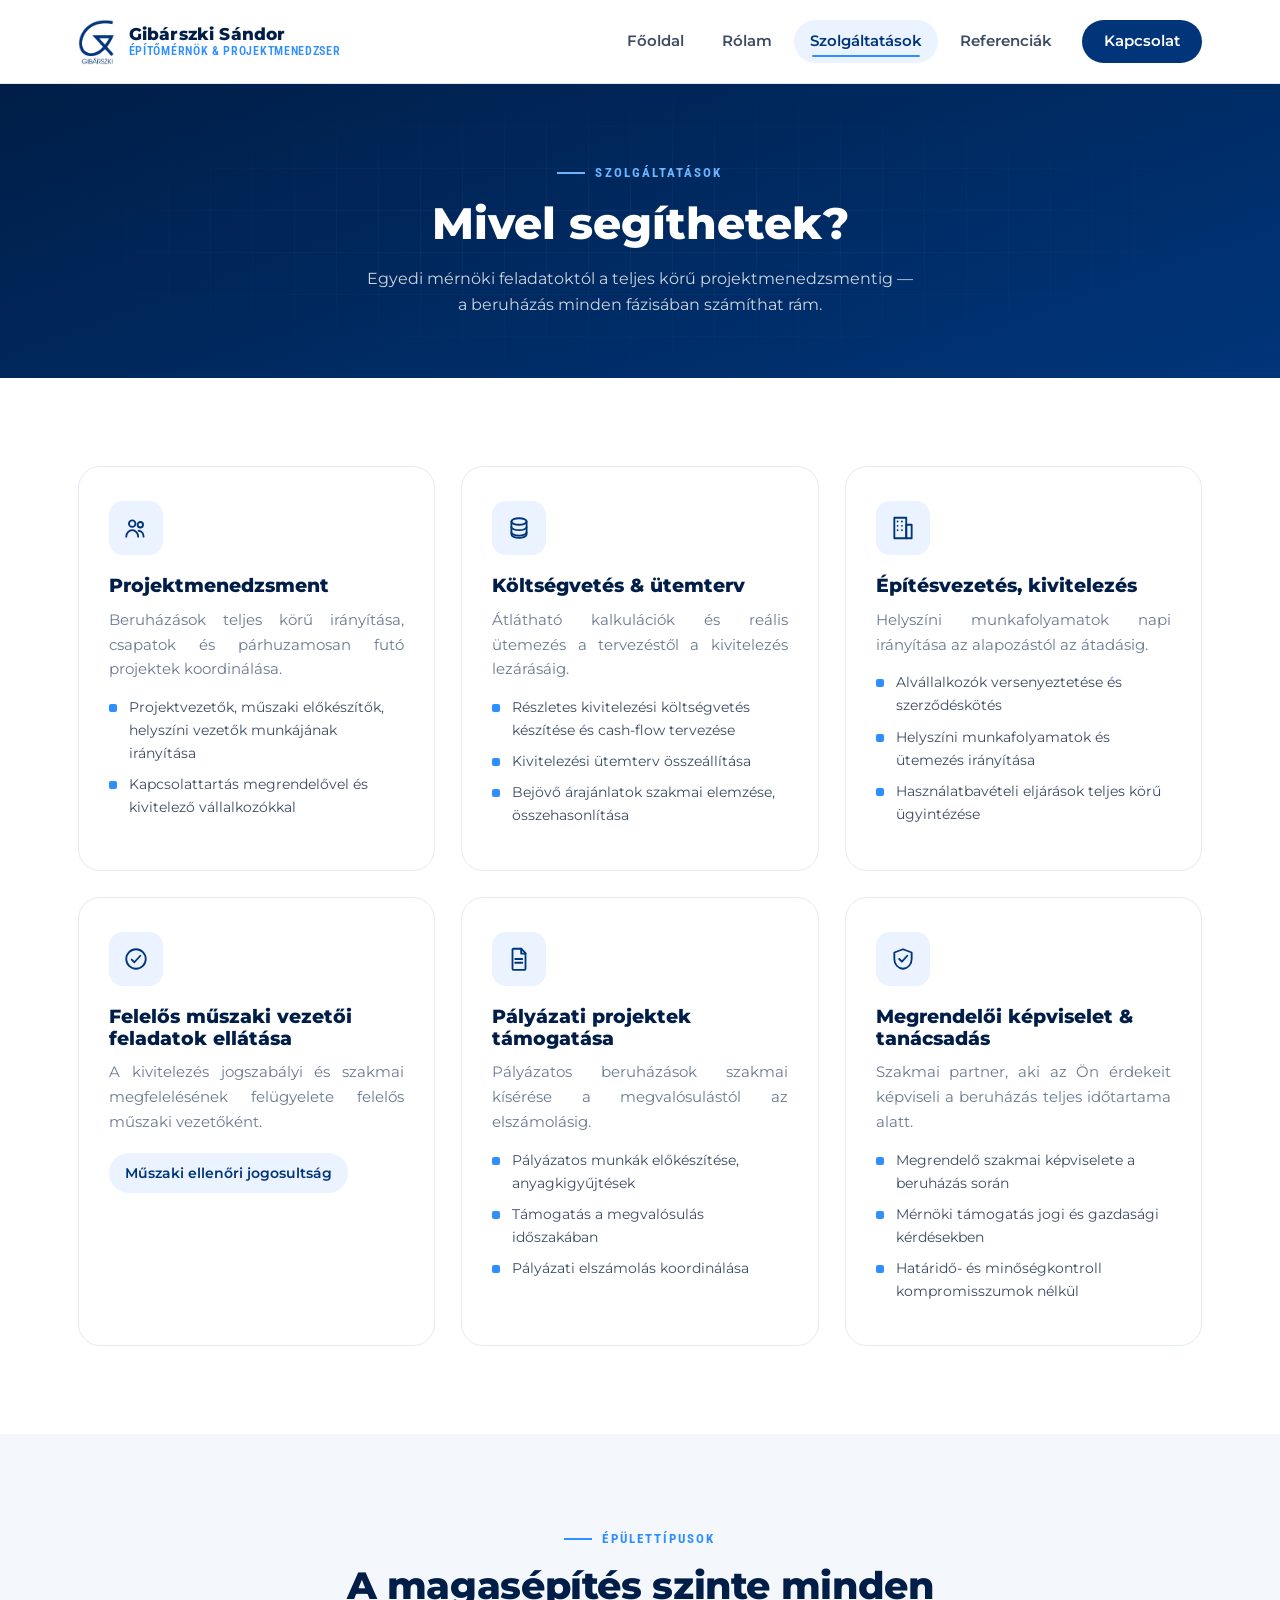
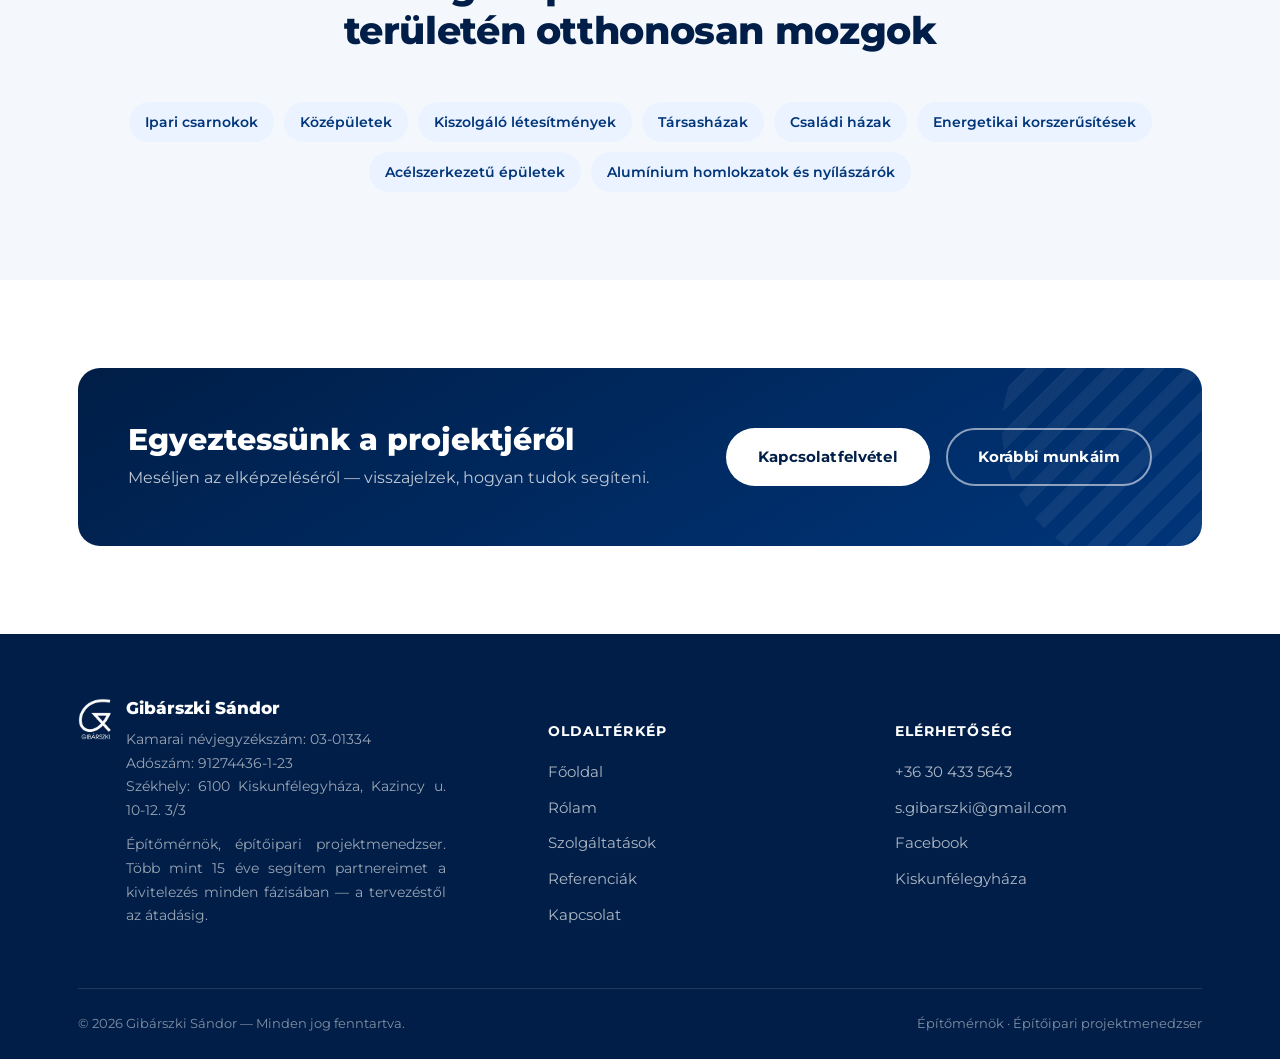
<file: szolgaltatasok.html>
<!DOCTYPE html>
<html lang="hu">
<head>
<meta charset="UTF-8">
<meta name="viewport" content="width=device-width, initial-scale=1.0">
<title>Szolgáltatások | Gibárszki Sándor</title>
<meta name="description" content="Projektmenedzsment, költségvetés és ütemterv, építésvezetés, felelős műszaki vezetés, pályázati támogatás — Gibárszki Sándor építőmérnök szolgáltatásai.">
<link rel="icon" href="assets/img/favicon.ico" sizes="any">
<link rel="icon" href="assets/img/favicon-32.png" type="image/png" sizes="32x32">
<link rel="icon" href="assets/img/favicon-16.png" type="image/png" sizes="16x16">
<link rel="apple-touch-icon" href="assets/img/apple-touch-icon.png">
<meta property="og:type" content="website">
<meta property="og:locale" content="hu_HU">
<meta property="og:site_name" content="Gibárszki Sándor">
<meta property="og:title" content="Szolgáltatások | Gibárszki Sándor">
<meta property="og:description" content="Projektmenedzsment, költségvetés és ütemterv, építésvezetés, felelős műszaki vezetés, pályázati támogatás — Gibárszki Sándor építőmérnök szolgáltatásai.">
<meta property="og:image" content="assets/img/og-image.jpg">
<meta name="twitter:card" content="summary_large_image">
<meta name="twitter:title" content="Szolgáltatások | Gibárszki Sándor">
<meta name="twitter:description" content="Projektmenedzsment, költségvetés és ütemterv, építésvezetés, felelős műszaki vezetés, pályázati támogatás — Gibárszki Sándor építőmérnök szolgáltatásai.">
<meta name="twitter:image" content="assets/img/og-image.jpg">
<link rel="stylesheet" href="style.css">
</head>
<body>

<nav class="site-nav">
  <div class="container">
    <a href="index.html" class="brand">
      <img src="assets/img/logo_navy.png" alt="Gibárszki Sándor logó">
      <span class="brand-text"><strong>Gibárszki Sándor</strong><span>Építőmérnök &amp; Projektmenedzser</span></span>
    </a>
    <input type="checkbox" id="nav-toggle" class="nav-toggle">
    <div class="nav-links">
      <a href="index.html">Főoldal</a>
      <a href="rolam.html">Rólam</a>
      <a href="szolgaltatasok.html" class="active">Szolgáltatások</a>
      <a href="referenciak.html">Referenciák</a>
      <a href="kapcsolat.html" class="nav-cta">Kapcsolat</a>
    </div>
    <label for="nav-toggle" class="nav-burger" aria-label="Menü megnyitása"><span></span></label>
  </div>
</nav>

<header class="page-hero">
  <div class="container">
    <span class="eyebrow">Szolgáltatások</span>
    <h1>Mivel segíthetek?</h1>
    <p>Egyedi mérnöki feladatoktól a teljes körű projektmenedzsmentig — a&nbsp;beruházás minden fázisában számíthat rám.</p>
  </div>
</header>

<section>
  <div class="container">
    <div class="grid grid-3">

      <div class="card">
        <div class="card-icon">
          <svg viewBox="0 0 24 24" fill="none" stroke="currentColor" stroke-width="1.7" stroke-linecap="round" stroke-linejoin="round" width="26" height="26"><circle cx="8.5" cy="8" r="3"/><circle cx="16" cy="9" r="2.5"/><path d="M3 20c0-3.3 2.5-6 5.5-6S14 16.7 14 20"/><path d="M14.5 14.5c2.6.2 4.5 2.6 4.5 5.5"/></svg>
        </div>
        <h3>Projektmenedzsment</h3>
        <p>Beruházások teljes körű irányítása, csapatok és párhuzamosan futó projektek koordinálása.</p>
        <ul>
          <li>Projektvezetők, műszaki előkészítők, helyszíni vezetők munkájának irányítása</li>
          <li>Kapcsolattartás megrendelővel és kivitelező vállalkozókkal</li>
        </ul>
      </div>

      <div class="card">
        <div class="card-icon">
          <svg viewBox="0 0 24 24" fill="none" stroke="currentColor" stroke-width="1.7" stroke-linecap="round" stroke-linejoin="round" width="26" height="26"><ellipse cx="12" cy="6" rx="7" ry="3"/><path d="M5 6v12c0 1.7 3.1 3 7 3s7-1.3 7-3V6"/><path d="M5 11c0 1.7 3.1 3 7 3s7-1.3 7-3"/><path d="M5 16c0 1.7 3.1 3 7 3s7-1.3 7-3"/></svg>
        </div>
        <h3>Költségvetés &amp; ütemterv</h3>
        <p>Átlátható kalkulációk és reális ütemezés a tervezéstől a kivitelezés lezárásáig.</p>
        <ul>
          <li>Részletes kivitelezési költségvetés készítése és cash-flow tervezése</li>
          <li>Kivitelezési ütemterv összeállítása</li>
          <li>Bejövő árajánlatok szakmai elemzése, összehasonlítása</li>
        </ul>
      </div>

      <div class="card">
        <div class="card-icon">
          <svg viewBox="0 0 24 24" fill="none" stroke="currentColor" stroke-width="1.7" stroke-linecap="round" stroke-linejoin="round" width="26" height="26"><rect x="4" y="2.5" width="11" height="19"/><rect x="15" y="9" width="5" height="12.5"/><line x1="7" y1="6" x2="7" y2="6.01"/><line x1="11" y1="6" x2="11" y2="6.01"/><line x1="7" y1="10" x2="7" y2="10.01"/><line x1="11" y1="10" x2="11" y2="10.01"/><line x1="7" y1="14" x2="7" y2="14.01"/><line x1="11" y1="14" x2="11" y2="14.01"/></svg>
        </div>
        <h3>Építésvezetés, kivitelezés</h3>
        <p>Helyszíni munkafolyamatok napi irányítása az alapozástól az átadásig.</p>
        <ul>
          <li>Alvállalkozók versenyeztetése és szerződéskötés</li>
          <li>Helyszíni munkafolyamatok és ütemezés irányítása</li>
          <li>Használatbavételi eljárások teljes körű ügyintézése</li>
        </ul>
      </div>

      <div class="card">
        <div class="card-icon">
          <svg viewBox="0 0 24 24" fill="none" stroke="currentColor" stroke-width="1.7" stroke-linecap="round" stroke-linejoin="round" width="26" height="26"><circle cx="12" cy="12" r="9"/><path d="M8 12.5 10.5 15 16 9"/></svg>
        </div>
        <h3>Felelős műszaki vezetői feladatok ellátása</h3>
        <p>A kivitelezés jogszabályi és szakmai megfelelésének felügyelete felelős műszaki vezetőként.</p>
        <div class="skill-tags"><span>Műszaki ellenőri jogosultság</span></div>
      </div>

      <div class="card">
        <div class="card-icon">
          <svg viewBox="0 0 24 24" fill="none" stroke="currentColor" stroke-width="1.7" stroke-linecap="round" stroke-linejoin="round" width="26" height="26"><path d="M7 2.5h7l4 4V21a1 1 0 0 1-1 1H7a1 1 0 0 1-1-1V3.5a1 1 0 0 1 1-1Z"/><path d="M14 2.5V7h4"/><line x1="8.5" y1="12" x2="15" y2="12"/><line x1="8.5" y1="15.5" x2="15" y2="15.5"/></svg>
        </div>
        <h3>Pályázati projektek támogatása</h3>
        <p>Pályázatos beruházások szakmai kísérése a megvalósulástól az elszámolásig.</p>
        <ul>
          <li>Pályázatos munkák előkészítése, anyagkigyűjtések</li>
          <li>Támogatás a megvalósulás időszakában</li>
          <li>Pályázati elszámolás koordinálása</li>
        </ul>
      </div>

      <div class="card">
        <div class="card-icon">
          <svg viewBox="0 0 24 24" fill="none" stroke="currentColor" stroke-width="1.7" stroke-linecap="round" stroke-linejoin="round" width="26" height="26"><path d="M12 3 4 6v6c0 5 3.4 8.4 8 9 4.6-.6 8-4 8-9V6Z"/><path d="M8.5 12 11 14.5 16 9"/></svg>
        </div>
        <h3>Megrendelői képviselet &amp; tanácsadás</h3>
        <p>Szakmai partner, aki az Ön érdekeit képviseli a beruházás teljes időtartama alatt.</p>
        <ul>
          <li>Megrendelő szakmai képviselete a beruházás során</li>
          <li>Mérnöki támogatás jogi és gazdasági kérdésekben</li>
          <li>Határidő- és minőségkontroll kompromisszumok nélkül</li>
        </ul>
      </div>

    </div>
  </div>
</section>

<section class="section-alt">
  <div class="container">
    <div class="section-head center">
      <span class="eyebrow">Épülettípusok</span>
      <h2>A magasépítés szinte minden területén otthonosan mozgok</h2>
    </div>
    <div class="skill-tags" style="justify-content:center;">
      <span>Ipari csarnokok</span>
      <span>Középületek</span>
      <span>Kiszolgáló létesítmények</span>
      <span>Társasházak</span>
      <span>Családi házak</span>
      <span>Energetikai korszerűsítések</span>
      <span>Acélszerkezetű épületek</span>
      <span>Alumínium homlokzatok és nyílászárók</span>
    </div>
  </div>
</section>

<section>
  <div class="container">
    <div class="cta-band">
      <div>
        <h2>Egyeztessünk a projektjéről</h2>
        <p>Meséljen az elképzeléséről — visszajelzek, hogyan tudok segíteni.</p>
      </div>
      <div class="btn-row">
        <a href="kapcsolat.html" class="btn btn-primary">Kapcsolatfelvétel</a>
        <a href="referenciak.html" class="btn btn-outline">Korábbi munkáim</a>
      </div>
    </div>
  </div>
</section>

<footer class="site-footer">
  <div class="container">
    <div class="footer-grid">
      <div class="footer-brand">
        <img src="assets/img/logo_white.png" alt="Gibárszki Sándor logó">
        <div>
          <h4>Gibárszki Sándor</h4>
          <p class="footer-legal">Kamarai névjegyzékszám: 03-01334<br>Adószám: 91274436-1-23<br>Székhely: 6100 Kiskunfélegyháza, Kazincy u. 10-12. 3/3</p>
          <p>Építőmérnök, építőipari projektmenedzser. Több mint 15 éve segítem partnereimet a kivitelezés minden fázisában — a tervezéstől az átadásig.</p>
        </div>
      </div>
      <div class="footer-col">
        <h5>Oldaltérkép</h5>
        <a href="index.html">Főoldal</a>
        <a href="rolam.html">Rólam</a>
        <a href="szolgaltatasok.html">Szolgáltatások</a>
        <a href="referenciak.html">Referenciák</a>
        <a href="kapcsolat.html">Kapcsolat</a>
      </div>
      <div class="footer-col">
        <h5>Elérhetőség</h5>
        <a href="tel:+36304335643">+36 30 433 5643</a>
        <a href="mailto:s.gibarszki@gmail.com">s.gibarszki@gmail.com</a>
        <a href="https://www.facebook.com/sandor.gibarszki" target="_blank" rel="noopener">Facebook</a>
        <a href="kapcsolat.html">Kiskunfélegyháza</a>
      </div>
    </div>
    <div class="footer-bottom">
      <span>© 2026 Gibárszki Sándor — Minden jog fenntartva.</span>
      <span>Építőmérnök · Építőipari projektmenedzser</span>
    </div>
  </div>
</footer>

</body>
</html>
</file>
<file: style.css>
/* =========================================================
   Gibárszki Sándor — Építőmérnök / Építőipari projektmenedzser
   Közös stíluslap — style.css
   ========================================================= */

@import url('https://fonts.googleapis.com/css2?family=Montserrat:ital,wght@0,400;0,500;0,600;0,700;0,800;0,900;1,500&family=Roboto+Condensed:wght@400;600;700&display=swap');

:root{
  /* Márkaszínek — a Gibárszki design anyagokból (flyer, logó) */
  --navy-900:#001E47;
  --navy-800:#00295C;
  --navy:#00357A;
  --navy-700:#054089;
  --blue-accent:#2F8FFF;
  --blue-accent-light:#6FB4FF;
  --blue-pale:#EAF3FF;
  --blue-pale-2:#F4F8FD;

  --white:#FFFFFF;
  --ink:#152238;
  --ink-soft:#3D4C63;
  --muted:#6B7A91;
  --border:#E3EAF3;
  --border-soft:#EDF2F8;

  --shadow-sm: 0 2px 10px rgba(0,41,92,0.06);
  --shadow-md: 0 10px 30px rgba(0,41,92,0.12);
  --shadow-lg: 0 22px 50px rgba(0,30,71,0.18);

  --radius-sm: 8px;
  --radius-md: 14px;
  --radius-lg: 22px;

  --container: 1180px;
  --nav-h: 84px;

  --ease: cubic-bezier(.22,.9,.32,1);
}

*,*::before,*::after{ box-sizing:border-box; }
html{ scroll-behavior:smooth; }
body{
  margin:0;
  font-family:'Montserrat', Arial, sans-serif;
  color:var(--ink);
  background:var(--white);
  -webkit-font-smoothing:antialiased;
  line-height:1.65;
}
img{ max-width:100%; display:block; }
a{ color:inherit; text-decoration:none; }
ul{ margin:0; padding:0; list-style:none; }
h1,h2,h3,h4{ margin:0; font-weight:800; line-height:1.18; color:var(--navy-900); }
p{ margin:0; }

/* ---------- justified body copy ----------
   Sorkizárt szöveg a hosszabb, futó szövegblokkokban (bemutatkozás,
   szolgáltatás- és referenciakártyák, tapasztalat idővonal, lábléc),
   hogy a sorok egyenletes hosszúságúak legyenek, és ne lógjon ki
   egyetlen rövid szó (pl. "a") a sor végén. A címsorokat, bevezető
   mondatokat és a középre igazított szövegeket ez szándékosan nem
   érinti. */
.about-copy p,
.card p,
.timeline-card p,
.step p,
.ref-body p,
.footer-brand p{
  text-align:justify;
  text-align-last:left;
  hyphens:auto;
  -webkit-hyphens:auto;
  -ms-hyphens:auto;
}
.container{
  width:100%;
  max-width:var(--container);
  margin:0 auto;
  padding:0 28px;
}

/* ---------- eyebrow / section heading pattern ---------- */
.eyebrow{
  display:inline-flex;
  align-items:center;
  gap:10px;
  font-family:'Roboto Condensed', sans-serif;
  font-weight:700;
  letter-spacing:.16em;
  text-transform:uppercase;
  font-size:13px;
  color:var(--blue-accent);
  margin-bottom:14px;
}
.eyebrow::before{
  content:"";
  width:28px; height:2px;
  background:var(--blue-accent);
  display:inline-block;
}
.section-head{
  max-width:680px;
  margin-bottom:48px;
}
.section-head.center{ margin-left:auto; margin-right:auto; text-align:center; }
.section-head h2{
  font-size:clamp(28px,4vw,38px);
  letter-spacing:-0.01em;
}
.section-head p{
  margin-top:14px;
  color:var(--muted);
  font-size:16.5px;
}
section{ padding:88px 0; }
.section-alt{ background:var(--blue-pale-2); }

/* ---------- buttons ---------- */
.btn{
  display:inline-flex;
  align-items:center;
  gap:10px;
  padding:15px 30px;
  border-radius:999px;
  font-weight:700;
  font-size:15px;
  letter-spacing:.01em;
  border:2px solid transparent;
  cursor:pointer;
  transition:all .25s var(--ease);
  white-space:nowrap;
}
.btn-primary{
  background:var(--white);
  color:var(--navy-900);
}
.btn-primary:hover{
  background:var(--blue-accent);
  color:var(--white);
  transform:translateY(-3px);
  box-shadow:0 14px 28px rgba(47,143,255,.35);
}
.btn-solid{
  background:var(--navy);
  color:var(--white);
}
.btn-solid:hover{
  background:var(--blue-accent);
  transform:translateY(-3px);
  box-shadow:0 14px 28px rgba(47,143,255,.3);
}
.btn-outline{
  border-color:rgba(255,255,255,.55);
  color:var(--white);
}
.btn-outline:hover{
  border-color:var(--white);
  background:rgba(255,255,255,.12);
  transform:translateY(-3px);
}
.btn-outline-navy{
  border-color:var(--navy);
  color:var(--navy);
  background:transparent;
}
.btn-outline-navy:hover{
  background:var(--navy);
  color:var(--white);
  transform:translateY(-3px);
}
.btn-row{ display:flex; gap:16px; flex-wrap:wrap; }

/* =========================================================
   NAV
   ========================================================= */
.site-nav{
  position:fixed;
  top:0; left:0; right:0;
  height:var(--nav-h);
  background:rgba(255,255,255,.92);
  backdrop-filter:saturate(180%) blur(14px);
  border-bottom:1px solid var(--border);
  z-index:1000;
}
.site-nav .container{
  height:100%;
  display:flex;
  align-items:center;
  justify-content:space-between;
}
.brand{
  display:flex;
  align-items:center;
  gap:14px;
}
.brand img{
  height:46px;
  width:auto;
}
.brand-text{
  display:flex;
  flex-direction:column;
  line-height:1.2;
}
.brand-text strong{
  font-size:16.5px;
  font-weight:800;
  color:var(--navy-900);
  letter-spacing:.01em;
}
.brand-text span{
  font-family:'Roboto Condensed', sans-serif;
  font-size:11.5px;
  font-weight:600;
  letter-spacing:.06em;
  text-transform:uppercase;
  color:var(--blue-accent);
}

.nav-links{
  display:flex;
  align-items:center;
  gap:6px;
}
.nav-links a{
  position:relative;
  padding:10px 16px;
  font-size:14.5px;
  font-weight:600;
  color:var(--ink-soft);
  border-radius:999px;
  transition:color .2s, background .2s;
}
.nav-links a:hover{ color:var(--navy); background:var(--blue-pale); }
.nav-links a.active{ color:var(--navy); background:var(--blue-pale); }
.nav-links a.active::after{
  content:"";
  position:absolute;
  left:18px; right:18px; bottom:6px;
  height:2px;
  background:var(--blue-accent);
  border-radius:2px;
}
.nav-cta{
  margin-left:8px;
  padding:10px 22px !important;
  background:var(--navy);
  color:var(--white) !important;
}
.nav-cta:hover{ background:var(--blue-accent) !important; color:var(--white) !important; }

.nav-toggle{ display:none; }
.nav-burger{
  display:none;
  width:42px; height:42px;
  border-radius:10px;
  border:1px solid var(--border);
  background:var(--white);
  align-items:center;
  justify-content:center;
  cursor:pointer;
}
.nav-burger span,
.nav-burger span::before,
.nav-burger span::after{
  content:"";
  display:block;
  width:20px; height:2px;
  background:var(--navy-900);
  position:relative;
  transition:transform .2s, opacity .2s;
}
.nav-burger span::before{ position:absolute; top:-6px; }
.nav-burger span::after{ position:absolute; top:6px; }

/* =========================================================
   HERO (blueprint / navy brand look)
   ========================================================= */
.hero{
  position:relative;
  margin-top:var(--nav-h);
  padding:96px 0 110px;
  background:
    linear-gradient(160deg, var(--navy-900) 0%, var(--navy) 58%, var(--navy-700) 100%);
  overflow:hidden;
  color:var(--white);
}
.hero::before{
  /* blueprint grid */
  content:"";
  position:absolute; inset:0;
  background-image:
    linear-gradient(rgba(255,255,255,.06) 1px, transparent 1px),
    linear-gradient(90deg, rgba(255,255,255,.06) 1px, transparent 1px);
  background-size:46px 46px;
  mask-image:linear-gradient(180deg, rgba(0,0,0,.9), rgba(0,0,0,.15));
  pointer-events:none;
}
.hero::after{
  /* diagonal stripe accent, top-right */
  content:"";
  position:absolute;
  top:-120px; right:-160px;
  width:520px; height:520px;
  background:repeating-linear-gradient(
    -45deg,
    rgba(255,255,255,.07) 0px, rgba(255,255,255,.07) 16px,
    transparent 16px, transparent 32px
  );
  border-radius:50%;
  pointer-events:none;
}
.hero .container{
  position:relative;
  z-index:2;
  display:grid;
  grid-template-columns:1.15fr .85fr;
  gap:56px;
  align-items:center;
}
.hero-kicker{
  display:inline-flex;
  align-items:center;
  gap:10px;
  font-family:'Roboto Condensed', sans-serif;
  font-weight:700;
  letter-spacing:.16em;
  text-transform:uppercase;
  font-size:13px;
  color:var(--blue-accent-light);
  margin-bottom:22px;
}
.hero-kicker::before{
  content:"";
  width:28px; height:2px;
  background:var(--blue-accent-light);
}
.hero h1{
  color:var(--white);
  font-size:clamp(34px, 5vw, 56px);
  letter-spacing:-0.01em;
}
.hero h1 .accent{ color:var(--blue-accent-light); }
.hero .role{
  margin-top:14px;
  font-size:clamp(16px,2vw,19px);
  color:rgba(255,255,255,.82);
  font-weight:500;
}
.hero-quote{
  margin:28px 0 34px;
  padding-left:20px;
  border-left:3px solid var(--blue-accent);
  font-style:italic;
  font-weight:500;
  font-size:17px;
  color:rgba(255,255,255,.92);
  max-width:520px;
}
.hero-avatar-wrap{
  position:relative;
  justify-self:center;
}
.hero-avatar-ring{
  position:relative;
  width:330px; height:330px;
  border-radius:50%;
  padding:10px;
  background:linear-gradient(140deg, var(--blue-accent), rgba(255,255,255,.15));
}
.hero-avatar-ring img{
  width:100%; height:100%;
  object-fit:cover;
  border-radius:50%;
  border:5px solid var(--navy-900);
}
.hero-badge{
  position:absolute;
  bottom:14px; left:-10px;
  background:var(--white);
  color:var(--navy-900);
  border-radius:16px;
  padding:12px 18px;
  box-shadow:var(--shadow-lg);
  display:flex;
  flex-direction:column;
  line-height:1.1;
}
.hero-badge strong{ font-size:22px; font-weight:900; color:var(--navy); }
.hero-badge span{
  font-family:'Roboto Condensed', sans-serif;
  font-size:11px; font-weight:600;
  letter-spacing:.05em; text-transform:uppercase;
  color:var(--muted);
}

/* ---------- stats strip ---------- */
.stat-strip{
  background:var(--navy-900);
  border-top:1px solid rgba(255,255,255,.14);
}
.stat-grid{
  max-width:var(--container);
  margin:0 auto;
  padding:36px 28px;
  display:grid;
  grid-template-columns:repeat(4,1fr);
}
.stat-item{
  text-align:center;
  border-right:1px solid rgba(255,255,255,.12);
  padding:6px 12px;
}
.stat-item:last-child{ border-right:none; }
.stat-item strong{
  display:block;
  font-size:clamp(26px,3vw,36px);
  font-weight:900;
  color:var(--white);
}
.stat-item span{
  display:block;
  margin-top:6px;
  font-size:13px;
  color:rgba(255,255,255,.68);
  font-weight:500;
}

/* =========================================================
   PROOF STRIP — folyamatosan gördülő fotósáv (pl. főoldalon,
   a Rólam-előnézet és a Szolgáltatások szekció között)
   ========================================================= */
.proof-strip{
  overflow:hidden;
  padding:0;
  background:var(--blue-pale-2);
  border-top:1px solid var(--border);
  border-bottom:1px solid var(--border);
}
.proof-strip .marquee{
  display:flex;
  width:max-content;
  gap:6px;
  animation:marquee-scroll 34s linear infinite;
}
.proof-strip:hover .marquee{ animation-play-state:paused; }
.proof-strip .marquee img{
  height:300px;
  width:auto;
  max-width:none;
  flex:none;
  object-fit:cover;
}
@keyframes marquee-scroll{
  from{ transform:translateX(0); }
  to{ transform:translateX(-50%); }
}
@media (max-width:680px){
  .proof-strip .marquee img{ height:170px; }
}
@media (prefers-reduced-motion: reduce){
  .proof-strip .marquee{ animation:none; }
}

/* =========================================================
   CARDS (services / references)
   ========================================================= */
.grid{ display:grid; gap:26px; }
.grid-3{ grid-template-columns:repeat(3,1fr); }
.grid-2{ grid-template-columns:repeat(2,1fr); }
.grid-4{ grid-template-columns:repeat(4,1fr); }

.card{
  position:relative;
  background:var(--white);
  border:1px solid var(--border);
  border-radius:var(--radius-lg);
  padding:34px 30px;
  transition:transform .3s var(--ease), box-shadow .3s var(--ease), border-color .3s;
  overflow:hidden;
}
.card::before{
  content:"";
  position:absolute; top:0; left:0; right:0; height:4px;
  background:linear-gradient(90deg, var(--navy), var(--blue-accent));
  transform:scaleX(0);
  transform-origin:left;
  transition:transform .35s var(--ease);
}
.card:hover{
  transform:translateY(-8px);
  box-shadow:var(--shadow-md);
  border-color:transparent;
}
.card:hover::before{ transform:scaleX(1); }
.card-icon{
  width:54px; height:54px;
  border-radius:14px;
  background:var(--blue-pale);
  display:flex; align-items:center; justify-content:center;
  margin-bottom:20px;
  font-size:24px;
  color:var(--navy);
  transition:background .3s, color .3s, transform .3s;
}
.card:hover .card-icon{
  background:var(--navy);
  color:var(--white);
  transform:scale(1.07) rotate(-4deg);
}
.card h3{ font-size:19px; margin-bottom:10px; }
.card p{ color:var(--muted); font-size:15px; }
.card ul{ margin-top:14px; }
.card ul li{
  font-size:14px;
  color:var(--ink-soft);
  padding-left:20px;
  position:relative;
  margin-bottom:8px;
}
.card ul li::before{
  content:"";
  position:absolute; left:0; top:8px;
  width:8px; height:8px;
  border-radius:2px;
  background:var(--blue-accent);
}

/* reference cards */
.ref-card{
  background:var(--white);
  border:1px solid var(--border);
  border-radius:var(--radius-lg);
  overflow:hidden;
  transition:transform .3s var(--ease), box-shadow .3s var(--ease);
}
.ref-card:hover{
  transform:translateY(-8px);
  box-shadow:var(--shadow-md);
}
.ref-photo{
  position:relative;
  height:190px;
  overflow:hidden;
  background:var(--blue-pale);
}
.ref-photo img{
  width:100%; height:100%;
  object-fit:cover;
  transition:transform .5s var(--ease);
}
.ref-card:hover .ref-photo img{ transform:scale(1.08); }
.ref-tag{
  position:absolute;
  top:14px; left:14px;
  background:rgba(0,41,92,.88);
  color:var(--white);
  font-family:'Roboto Condensed', sans-serif;
  font-weight:700;
  font-size:12.5px;
  letter-spacing:.04em;
  padding:6px 14px;
  border-radius:999px;
  backdrop-filter:blur(4px);
}
.ref-body{ padding:22px 24px 26px; }
.ref-cat{
  font-family:'Roboto Condensed', sans-serif;
  font-weight:700;
  font-size:11.5px;
  letter-spacing:.08em;
  text-transform:uppercase;
  color:var(--blue-accent);
  margin-bottom:8px;
}
.ref-body h3{ font-size:16.5px; line-height:1.4; margin-bottom:8px; }
.ref-loc{
  display:flex; align-items:center; gap:6px;
  font-size:13px; color:var(--muted); font-weight:600;
  margin-bottom:10px;
}
.ref-body p{ font-size:14px; color:var(--ink-soft); }

.year-pill{
  display:inline-flex;
  align-items:center;
  font-family:'Roboto Condensed', sans-serif;
  font-weight:700;
  font-size:12px;
  letter-spacing:.05em;
  color:var(--white);
  background:var(--navy);
  padding:5px 13px;
  border-radius:999px;
  margin-bottom:16px;
}
.ref-text-card .ref-loc{ margin-top:2px; margin-bottom:0; }
.ref-text-card .card-icon{ margin-bottom:14px; }

.ref-list-section h2.sub-h{
  font-size:22px;
  margin:0 0 24px;
  padding-top:8px;
  display:flex; align-items:center; gap:12px;
}
.ref-list-section h2.sub-h::before{
  content:"";
  width:34px; height:3px;
  background:var(--blue-accent);
  display:inline-block;
}

/* =========================================================
   TIMELINE
   ========================================================= */
.timeline{
  position:relative;
  margin-left:8px;
  padding-left:38px;
  border-left:3px solid var(--blue-pale);
}
.timeline-item{
  position:relative;
  padding-bottom:44px;
}
.timeline-item:last-child{ padding-bottom:0; }
.timeline-item::before{
  content:"";
  position:absolute;
  left:-47px; top:4px;
  width:16px; height:16px;
  border-radius:50%;
  background:var(--white);
  border:3px solid var(--navy);
  transition:background .25s, transform .25s;
}
.timeline-item.is-current::before{
  background:var(--blue-accent);
  border-color:var(--blue-accent);
  box-shadow:0 0 0 5px var(--blue-pale);
}
.timeline-item:hover::before{ transform:scale(1.2); }
.timeline-date{
  display:inline-block;
  font-family:'Roboto Condensed', sans-serif;
  font-weight:700;
  font-size:12.5px;
  letter-spacing:.05em;
  text-transform:uppercase;
  color:var(--white);
  background:var(--navy);
  padding:5px 14px;
  border-radius:999px;
  margin-bottom:12px;
}
.timeline-item.is-current .timeline-date{ background:var(--blue-accent); }
.timeline-card{
  background:var(--white);
  border:1px solid var(--border);
  border-radius:var(--radius-md);
  padding:22px 26px;
  transition:box-shadow .25s, transform .25s, border-color .25s;
}
.timeline-item:hover .timeline-card{
  box-shadow:var(--shadow-sm);
  border-color:var(--blue-accent-light);
  transform:translateX(4px);
}
.timeline-card h3{ font-size:17.5px; margin-bottom:4px; }
.timeline-card .org{
  font-size:13.5px; font-weight:700; color:var(--blue-accent);
  margin-bottom:10px;
  display:block;
}
.timeline-card p{ font-size:14.5px; color:var(--ink-soft); }

.timeline-mini .timeline-item{ padding-bottom:30px; }
.timeline-mini .timeline-card{ padding:16px 22px; }

/* =========================================================
   CONTACT PAGE
   ========================================================= */
.contact-hero,
.page-hero{
  margin-top:var(--nav-h);
  padding:72px 0 60px;
  background:linear-gradient(160deg, var(--navy-900), var(--navy));
  color:var(--white);
  text-align:center;
  position:relative;
  overflow:hidden;
}
.page-hero::before{
  content:"";
  position:absolute; inset:0;
  background-image:
    linear-gradient(rgba(255,255,255,.05) 1px, transparent 1px),
    linear-gradient(90deg, rgba(255,255,255,.05) 1px, transparent 1px);
  background-size:42px 42px;
  mask-image:radial-gradient(ellipse at center, rgba(0,0,0,.8), transparent 75%);
  pointer-events:none;
}
.contact-hero .eyebrow,
.page-hero .eyebrow{ justify-content:center; color:var(--blue-accent-light); position:relative; z-index:1; }
.contact-hero .eyebrow::before,
.page-hero .eyebrow::before{ background:var(--blue-accent-light); }
.contact-hero h1,
.page-hero h1{ color:var(--white); font-size:clamp(30px,4vw,44px); position:relative; z-index:1; }
.contact-hero p,
.page-hero p{
  max-width:600px; margin:16px auto 0;
  color:rgba(255,255,255,.8);
  font-size:16px;
  position:relative; z-index:1;
}

.info-box{
  background:var(--white);
  border:1px solid var(--border);
  border-radius:var(--radius-lg);
  padding:30px 28px;
  text-align:left;
  transition:transform .3s var(--ease), box-shadow .3s var(--ease);
}
.info-box:hover{ transform:translateY(-6px); box-shadow:var(--shadow-md); }
.info-box .card-icon{ margin-bottom:18px; }
.info-box h3{ font-size:17px; margin-bottom:8px; }
.info-box a.value{
  font-size:16px; font-weight:700; color:var(--navy);
  word-break:break-word;
}
.info-box a.value:hover{ color:var(--blue-accent); }
.info-box .hint{ margin-top:8px; font-size:13.5px; color:var(--muted); }

.steps{
  counter-reset:step;
  display:grid;
  grid-template-columns:repeat(3,1fr);
  gap:26px;
}
.step{
  position:relative;
  background:var(--white);
  border:1px solid var(--border);
  border-radius:var(--radius-lg);
  padding:30px 26px;
}
.step::after{
  counter-increment:step;
  content:counter(step);
  position:absolute;
  top:-16px; left:26px;
  width:36px; height:36px;
  border-radius:50%;
  background:var(--navy);
  color:var(--white);
  font-weight:800;
  font-size:15px;
  display:flex; align-items:center; justify-content:center;
  box-shadow:0 6px 14px rgba(0,41,92,.3);
}
.step h3{ margin-top:10px; font-size:17px; }
.step p{ margin-top:8px; color:var(--muted); font-size:14.5px; }

.map-box{
  border-radius:var(--radius-lg);
  overflow:hidden;
  border:1px solid var(--border);
}
.map-box iframe{ width:100%; height:340px; border:0; display:block; }

/* =========================================================
   FOOTER
   ========================================================= */
.site-footer{
  background:var(--navy-900);
  color:rgba(255,255,255,.78);
  padding:64px 0 0;
}
.footer-grid{
  display:grid;
  grid-template-columns:1.4fr 1fr 1fr;
  gap:40px;
  padding-bottom:48px;
  border-bottom:1px solid rgba(255,255,255,.12);
}
.footer-brand{ display:flex; gap:14px; align-items:flex-start; }
.footer-brand img{ height:42px; }
.footer-brand h4{ color:var(--white); font-size:17px; }
.footer-brand p{
  margin-top:10px; font-size:14px; line-height:1.7;
  color:rgba(255,255,255,.6); max-width:320px;
}
.footer-legal{
  margin-top:10px;
  font-size:12.5px;
  line-height:1.7;
  color:rgba(255,255,255,.45);
}
.footer-legal strong{ color:rgba(255,255,255,.65); font-weight:600; }
.footer-col h5{
  color:var(--white);
  font-size:13.5px;
  text-transform:uppercase;
  letter-spacing:.08em;
  margin-bottom:18px;
  font-weight:700;
}
.footer-col a{
  display:block;
  font-size:14.5px;
  color:rgba(255,255,255,.68);
  margin-bottom:12px;
  transition:color .2s, transform .2s;
}
.footer-col a:hover{ color:var(--blue-accent-light); transform:translateX(3px); }
.footer-bottom{
  display:flex;
  justify-content:space-between;
  align-items:center;
  padding:24px 0;
  font-size:13px;
  color:rgba(255,255,255,.5);
  flex-wrap:wrap;
  gap:10px;
}

/* =========================================================
   MISC: about page, services intro, etc.
   ========================================================= */
.about-grid{
  display:grid;
  grid-template-columns:.9fr 1.4fr;
  gap:56px;
  align-items:start;
}
.about-photo{
  position:sticky;
  top:calc(var(--nav-h) + 28px);
}
.about-photo img{
  border-radius:var(--radius-lg);
  box-shadow:var(--shadow-md);
}
.about-photo .quote-card{
  margin-top:-40px;
  margin-left:24px;
  position:relative;
  background:var(--navy);
  color:var(--white);
  border-radius:var(--radius-md);
  padding:20px 22px;
  font-style:italic;
  font-size:14px;
  box-shadow:var(--shadow-md);
}
.about-copy p{
  margin-bottom:18px;
  color:var(--ink-soft);
  font-size:16px;
}
.about-copy p:first-of-type{
  font-size:18.5px;
  font-weight:600;
  color:var(--navy-900);
}
.about-copy h2{
  font-size:clamp(22px,3vw,28px);
  margin-bottom:18px;
  letter-spacing:-0.01em;
}
.about-copy h3{
  font-size:19px;
  margin-bottom:14px;
}
.about-copy .check-list{ margin:18px 0 4px; }
.about-copy .check-list li{
  position:relative;
  padding-left:26px;
  margin-bottom:12px;
  font-size:16px;
  color:var(--ink-soft);
}
.about-copy .check-list li::before{
  content:"";
  position:absolute; left:0; top:8px;
  width:9px; height:9px;
  border-radius:2px;
  background:var(--blue-accent);
}
.about-copy .check-list li b{ color:var(--navy-900); }
.skill-tags{
  display:flex; flex-wrap:wrap; gap:10px;
  margin-top:18px;
}
.skill-tags span{
  background:var(--blue-pale);
  color:var(--navy);
  font-weight:600;
  font-size:13.5px;
  padding:9px 16px;
  border-radius:999px;
}
.lang-row{
  display:flex; justify-content:space-between;
  padding:14px 0; border-bottom:1px solid var(--border-soft);
}
.lang-row:last-child{ border-bottom:none; }
.lang-row strong{ color:var(--navy-900); }
.lang-row span{ color:var(--muted); font-size:14px; font-weight:600; }

.divider-line{
  height:1px; background:var(--border);
  margin:56px 0;
}

.cta-band{
  background:linear-gradient(150deg, var(--navy-900), var(--navy));
  color:var(--white);
  border-radius:var(--radius-lg);
  padding:54px 50px;
  display:flex;
  justify-content:space-between;
  align-items:center;
  gap:30px;
  flex-wrap:wrap;
  position:relative;
  overflow:hidden;
}
.cta-band::after{
  content:"";
  position:absolute; top:-80px; right:-80px;
  width:280px; height:280px;
  background:repeating-linear-gradient(-45deg, rgba(255,255,255,.06) 0 14px, transparent 14px 28px);
  border-radius:50%;
}
.cta-band h2{ color:var(--white); font-size:clamp(22px,3vw,30px); position:relative; z-index:1; }
.cta-band p{ color:rgba(255,255,255,.75); margin-top:8px; position:relative; z-index:1; }
.cta-band .btn-row{ position:relative; z-index:1; }

/* =========================================================
   RESPONSIVE — breakpoint 680px
   ========================================================= */
@media (max-width: 980px){
  .hero .container{ grid-template-columns:1fr; text-align:center; }
  .hero-kicker{ justify-content:center; }
  .hero-quote{ margin-left:auto; margin-right:auto; }
  .hero-avatar-wrap{ order:-1; }
  .about-grid{ grid-template-columns:1fr; }
  .about-photo{ position:static; max-width:340px; margin:0 auto; }
  .grid-3{ grid-template-columns:repeat(2,1fr); }
  .grid-4{ grid-template-columns:repeat(2,1fr); }
  .footer-grid{ grid-template-columns:1fr 1fr; }
  .footer-brand{ grid-column:1 / -1; }
  .steps{ grid-template-columns:1fr; }
}

@media (max-width: 680px){
  :root{ --nav-h:72px; }
  .container{ padding:0 20px; }
  section{ padding:64px 0; }

  .nav-links{
    position:fixed;
    top:var(--nav-h); left:0; right:0;
    flex-direction:column;
    align-items:stretch;
    background:var(--white);
    border-bottom:1px solid var(--border);
    padding:10px 20px 18px;
    gap:4px;
    transform:translateY(-12px);
    opacity:0;
    pointer-events:none;
    transition:all .25s var(--ease);
    box-shadow:var(--shadow-md);
  }
  .nav-links a{ padding:13px 14px; }
  .nav-cta{ margin-left:0; text-align:center; }
  .nav-burger{ display:flex; }
  .nav-toggle:checked ~ .nav-links{
    transform:translateY(0);
    opacity:1;
    pointer-events:auto;
  }
  .nav-toggle:checked ~ .nav-burger span{ background:transparent; }
  .nav-toggle:checked ~ .nav-burger span::before{ transform:rotate(45deg) translate(4px,5px); }
  .nav-toggle:checked ~ .nav-burger span::after{ transform:rotate(-45deg) translate(4px,-5px); }
  .brand-text strong{ font-size:14.5px; }
  .brand img{ height:38px; }

  .hero{ padding:56px 0 70px; }
  .hero-avatar-ring{ width:230px; height:230px; }
  .hero-badge{ left:50%; transform:translateX(-50%); bottom:-16px; }

  .stat-grid{ grid-template-columns:repeat(2,1fr); gap:22px 0; }
  .stat-item{ border-right:none; border-bottom:1px solid rgba(255,255,255,.12); padding-bottom:18px; }
  .stat-item:nth-child(2n){ border-right:none; }

  .grid-3, .grid-2, .grid-4{ grid-template-columns:1fr; }
  .section-head{ max-width:100%; }

  .timeline{ padding-left:30px; margin-left:2px; }
  .timeline-item::before{ left:-39px; }

  .footer-grid{ grid-template-columns:1fr; gap:32px; }
  .footer-bottom{ flex-direction:column; text-align:center; }

  .cta-band{ flex-direction:column; text-align:center; padding:40px 26px; }
  .cta-band .btn-row{ justify-content:center; }

  .about-photo .quote-card{ margin-left:0; }
}
</file>
